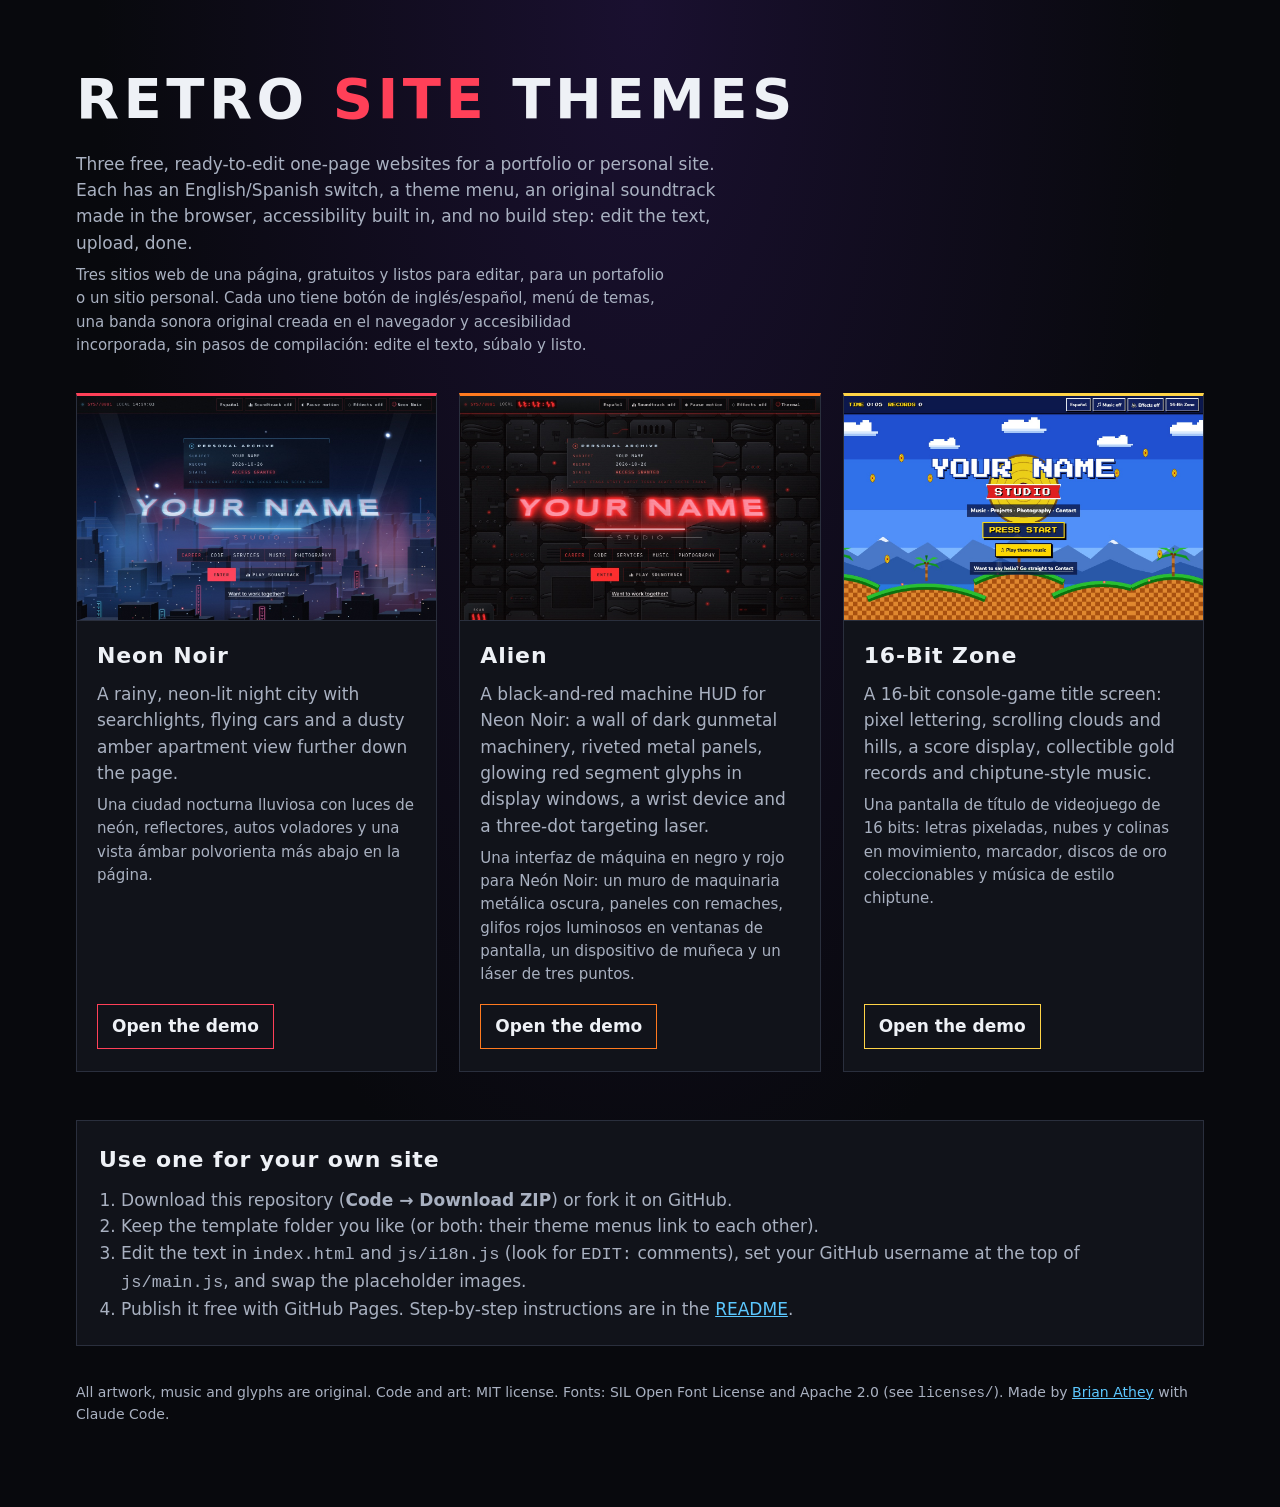
<file: index.html>
<!doctype html>
<html lang="en">
<head>
  <meta charset="utf-8">
  <meta name="viewport" content="width=device-width, initial-scale=1">
  <meta http-equiv="Content-Security-Policy" content="default-src 'self'; img-src 'self'; style-src 'unsafe-inline'; base-uri 'self'; form-action 'none'">
  <title>Retro Site Themes</title>
  <meta name="description" content="Three free, ready-to-edit one-page website templates: Neon Noir, Alien and 16-Bit Zone. English and Spanish, no build step, original art.">
  <style>
    :root { --bg: #08090d; --card: #11131a; --line: #2a2f3d; --text: #eef1f6; --dim: #a9b1c1; --red: #ff4058; --blue: #5cc8ff; --gold: #ffd447; color-scheme: dark; }
    * { box-sizing: border-box; }
    body { margin: 0; background: radial-gradient(ellipse at top, #1a1030, var(--bg) 60%); color: var(--text); font: 17px/1.55 system-ui, -apple-system, "Segoe UI", sans-serif; }
    main { max-width: 1160px; margin: 0 auto; padding: 56px 16px 72px; }
    h1 { font-size: clamp(32px, 6vw, 56px); letter-spacing: .08em; margin: 0 0 8px; text-transform: uppercase; }
    h1 span { color: var(--red); }
    .lede { color: var(--dim); max-width: 62ch; margin: 0 0 8px; }
    .lede[lang="es"] { font-size: 15px; }
    .grid { list-style: none; padding: 0; margin: 36px 0 0; display: grid; gap: 22px; grid-template-columns: repeat(auto-fit, minmax(min(100%, 320px), 1fr)); }
    .card { background: var(--card); border: 1px solid var(--line); border-top: 3px solid var(--accent); display: flex; flex-direction: column; }
    .card img { display: block; width: 100%; height: auto; aspect-ratio: 16 / 10; object-fit: cover; object-position: top; border-bottom: 1px solid var(--line); }
    .body { padding: 18px 20px 22px; display: flex; flex-direction: column; gap: 8px; flex: 1; }
    h2 { margin: 0; font-size: 22px; letter-spacing: .04em; }
    .body p { margin: 0; color: var(--dim); }
    .body p[lang="es"] { font-size: 15px; }
    .links { margin-top: auto; padding-top: 10px; display: flex; flex-wrap: wrap; gap: 10px; }
    a.btn { display: inline-flex; align-items: center; min-height: 44px; padding: 8px 14px; border: 1px solid var(--accent); color: var(--text); text-decoration: none; font-weight: 600; }
    a.btn:hover, a.btn:focus-visible { background: color-mix(in srgb, var(--accent) 22%, transparent); }
    a:focus-visible { outline: 3px solid var(--blue); outline-offset: 2px; }
    .how { margin-top: 48px; padding: 22px; border: 1px solid var(--line); background: var(--card); }
    .how h2 { margin-bottom: 10px; }
    .how ol { margin: 0; padding-left: 1.3em; color: var(--dim); }
    .how a { color: var(--blue); }
    footer { margin-top: 36px; color: var(--dim); font-size: 14px; }
    footer a { color: var(--blue); }
  </style>
</head>
<body>
  <main>
    <h1>Retro <span>Site</span> Themes</h1>
    <p class="lede">Three free, ready-to-edit one-page websites for a portfolio or personal site. Each has an English/Spanish switch, a theme menu, an original soundtrack made in the browser, accessibility built in, and no build step: edit the text, upload, done.</p>
    <p class="lede" lang="es">Tres sitios web de una página, gratuitos y listos para editar, para un portafolio o un sitio personal. Cada uno tiene botón de inglés/español, menú de temas, una banda sonora original creada en el navegador y accesibilidad incorporada, sin pasos de compilación: edite el texto, súbalo y listo.</p>

    <ul class="grid">
      <li class="card" style="--accent: var(--red)">
        <img src="screenshots/noir.jpg" width="1280" height="900" alt="Neon Noir template: a glowing name over a rainy neon night city with searchlights">
        <div class="body">
          <h2>Neon Noir</h2>
          <p>A rainy, neon-lit night city with searchlights, flying cars and a dusty amber apartment view further down the page.</p>
          <p lang="es">Una ciudad nocturna lluviosa con luces de neón, reflectores, autos voladores y una vista ámbar polvorienta más abajo en la página.</p>
          <div class="links"><a class="btn" href="neon-noir/">Open the demo</a></div>
        </div>
      </li>
      <li class="card" style="--accent: #ff7a1f">
        <img src="screenshots/alien.jpg" width="1280" height="900" alt="Alien theme: the same site as a black and red machine display, with riveted panels, red glyphs and a wrist device">
        <div class="body">
          <h2>Alien</h2>
          <p>A black-and-red machine HUD for Neon Noir: a wall of dark gunmetal machinery, riveted metal panels, glowing red segment glyphs in display windows, a wrist device and a three-dot targeting laser.</p>
          <p lang="es">Una interfaz de máquina en negro y rojo para Neón Noir: un muro de maquinaria metálica oscura, paneles con remaches, glifos rojos luminosos en ventanas de pantalla, un dispositivo de muñeca y un láser de tres puntos.</p>
          <div class="links"><a class="btn" href="neon-noir/?theme=alien">Open the demo</a></div>
        </div>
      </li>
      <li class="card" style="--accent: var(--gold)">
        <img src="screenshots/16-bit-zone.jpg" width="1280" height="900" alt="16-Bit Zone template: pixel title screen with clouds, mountains, palm trees and checkered hills">
        <div class="body">
          <h2>16-Bit Zone</h2>
          <p>A 16-bit console-game title screen: pixel lettering, scrolling clouds and hills, a score display, collectible gold records and chiptune-style music.</p>
          <p lang="es">Una pantalla de título de videojuego de 16 bits: letras pixeladas, nubes y colinas en movimiento, marcador, discos de oro coleccionables y música de estilo chiptune.</p>
          <div class="links"><a class="btn" href="16-bit-zone/">Open the demo</a></div>
        </div>
      </li>
    </ul>

    <section class="how" aria-labelledby="how-title">
      <h2 id="how-title">Use one for your own site</h2>
      <ol>
        <li>Download this repository (<strong>Code → Download ZIP</strong>) or fork it on GitHub.</li>
        <li>Keep the template folder you like (or both: their theme menus link to each other).</li>
        <li>Edit the text in <code>index.html</code> and <code>js/i18n.js</code> (look for <code>EDIT:</code> comments), set your GitHub username at the top of <code>js/main.js</code>, and swap the placeholder images.</li>
        <li>Publish it free with GitHub Pages. Step-by-step instructions are in the <a href="https://github.com/bri-an-pmp/retro-site-themes#readme">README</a>.</li>
      </ol>
    </section>

    <footer>
      <p>All artwork, music and glyphs are original. Code and art: MIT license. Fonts: SIL Open Font License and Apache 2.0 (see <code>licenses/</code>). Made by <a href="https://brianathey.studio">Brian Athey</a> with Claude Code.</p>
    </footer>
  </main>
</body>
</html>
</file>
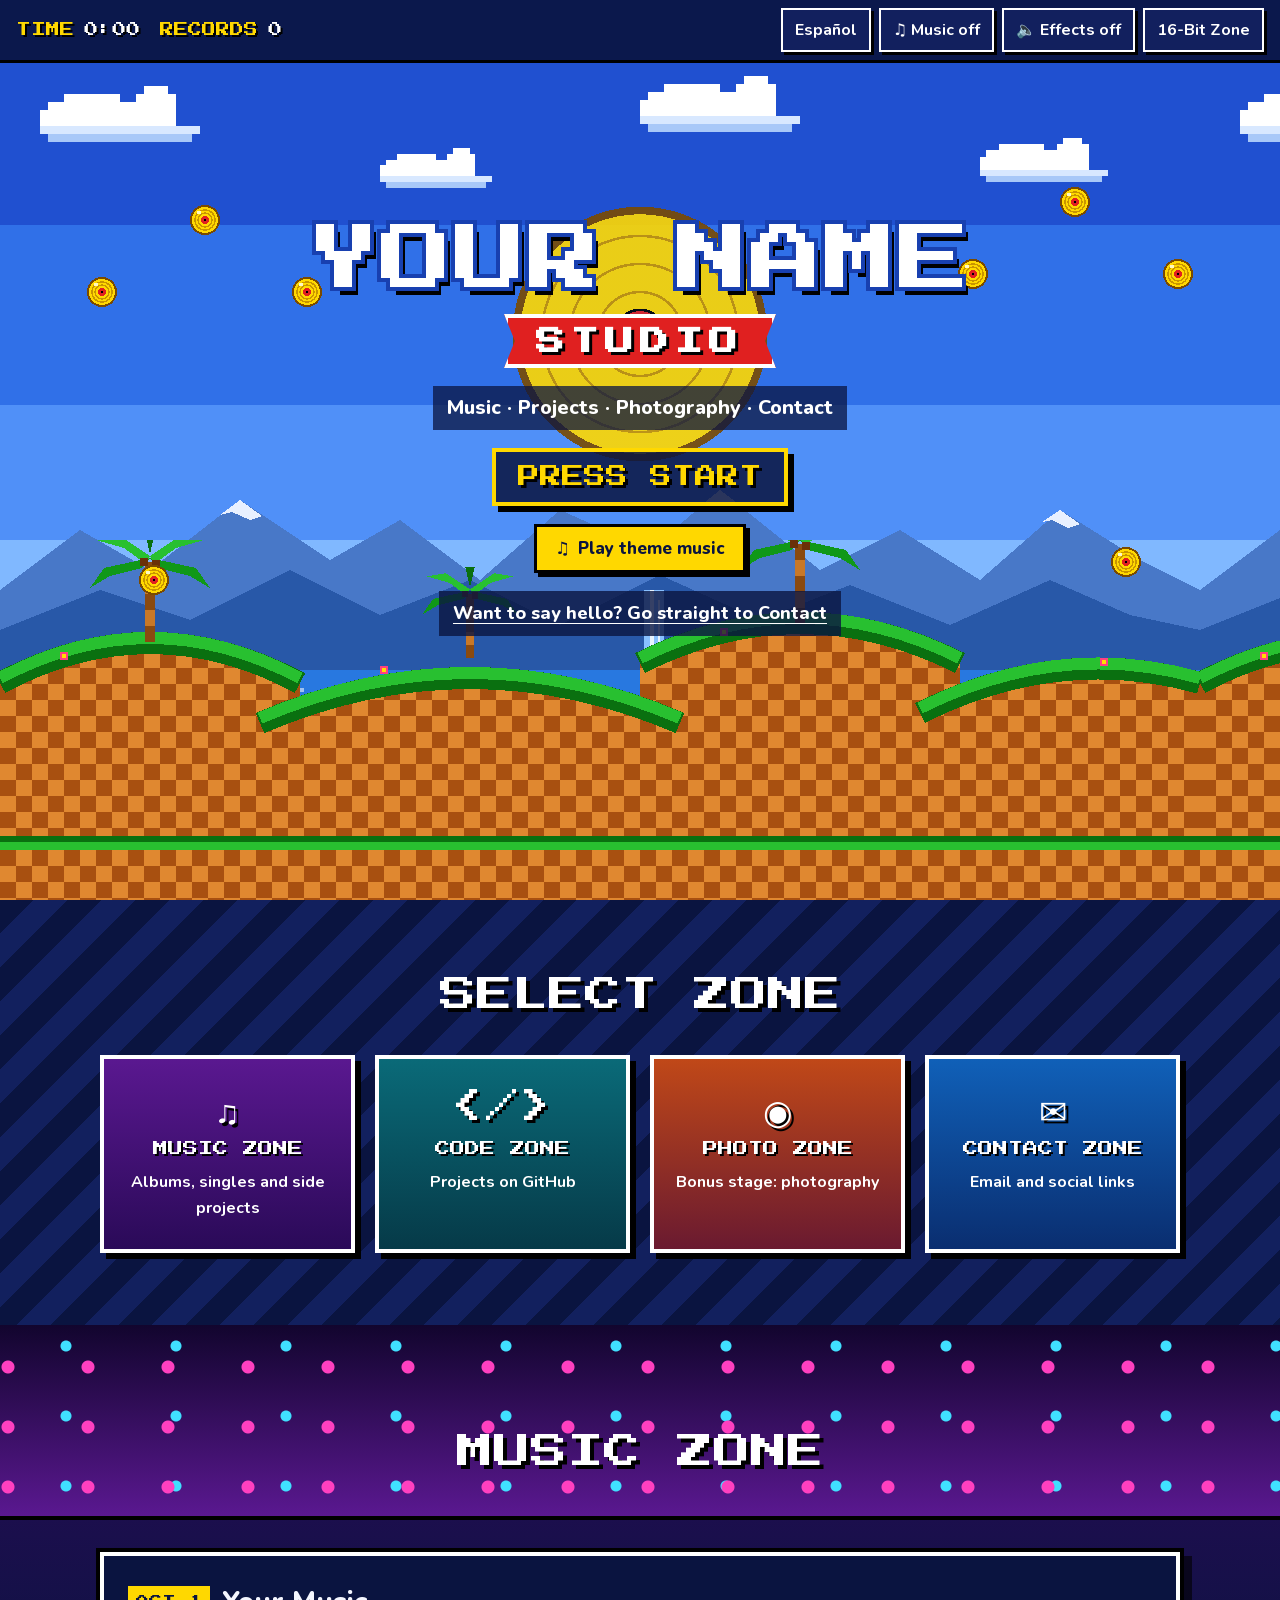
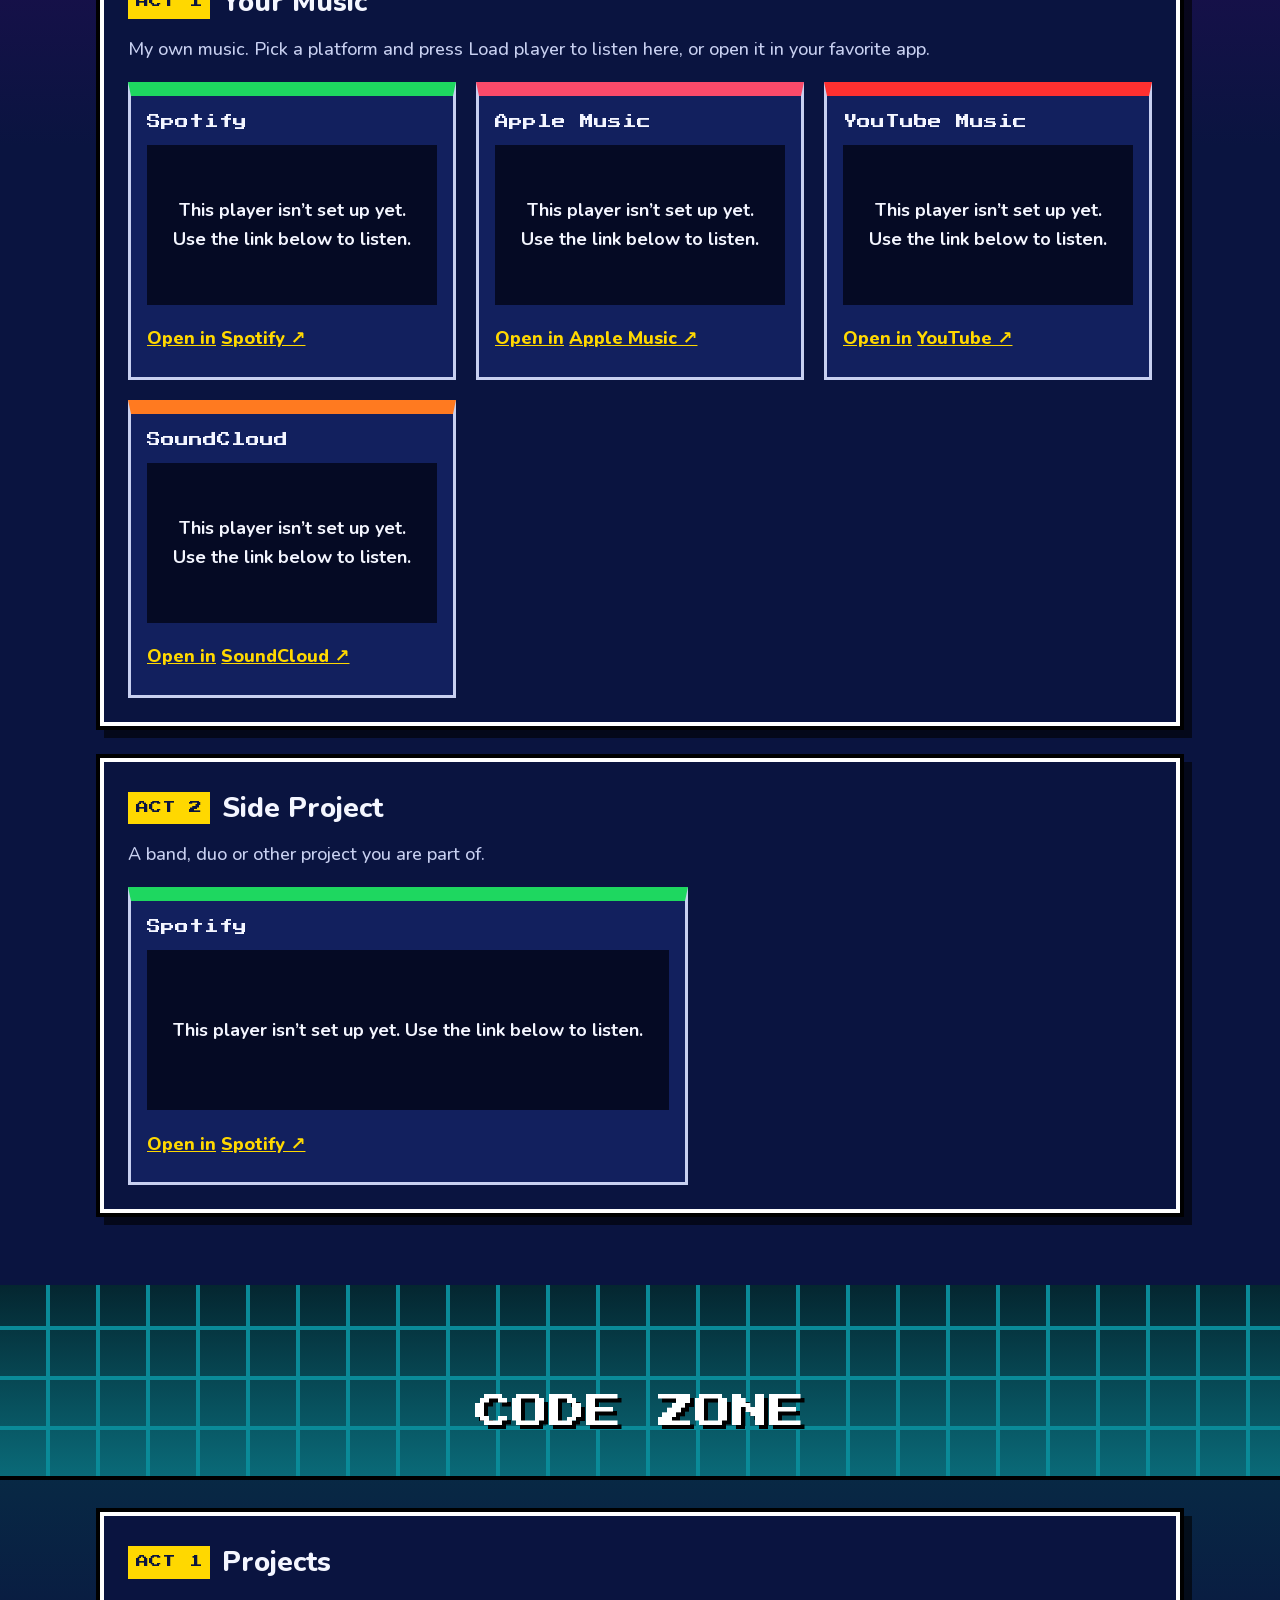
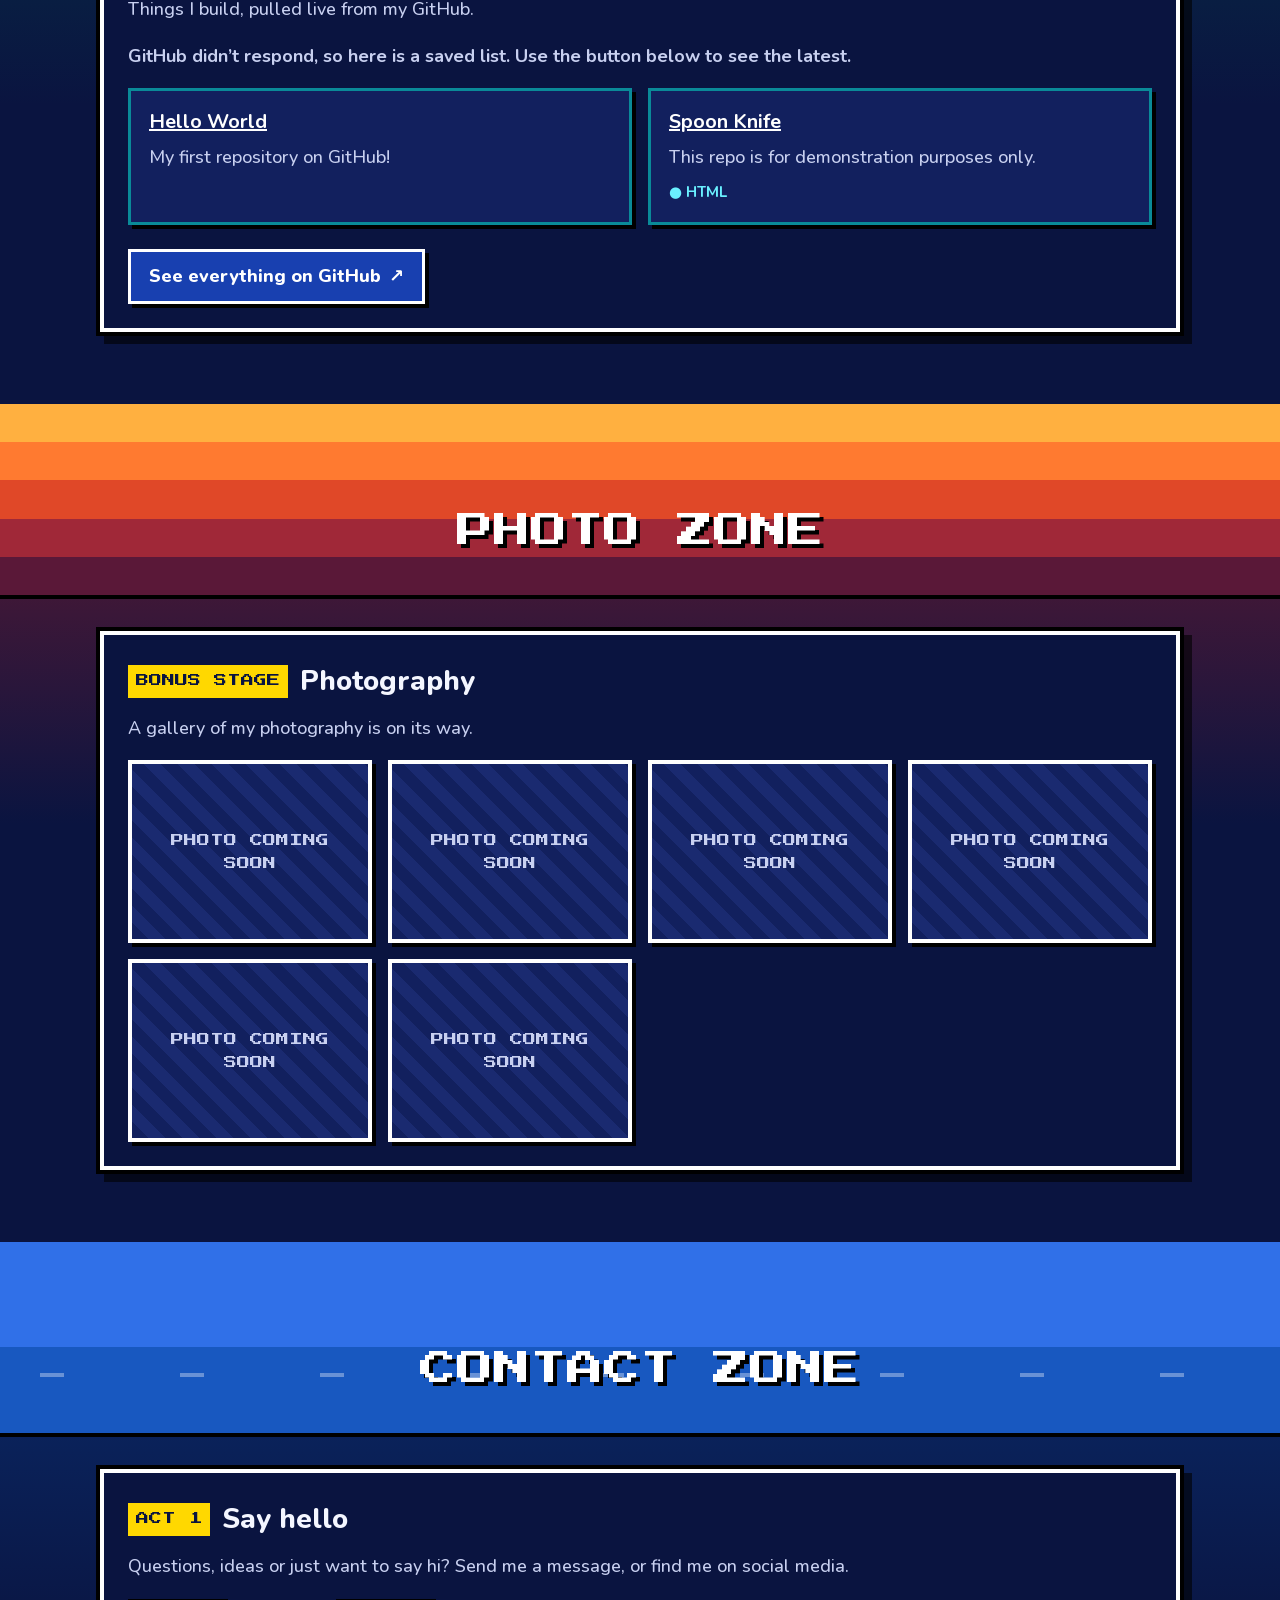
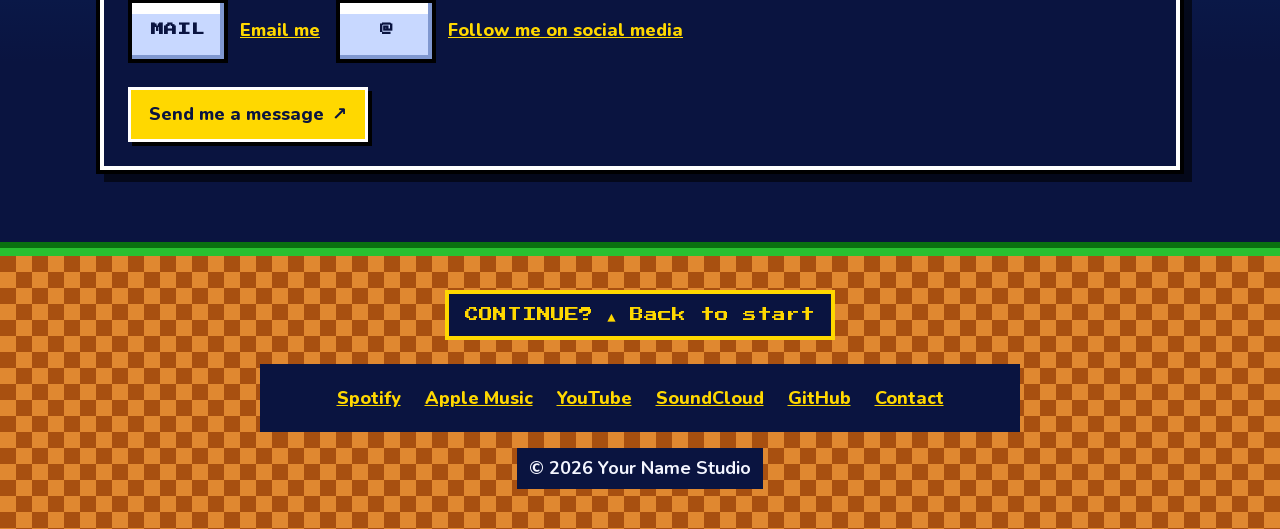
<file: 16-bit-zone/index.html>
<!doctype html>
<html lang="en">
<head>
  <meta charset="utf-8">
  <meta name="viewport" content="width=device-width, initial-scale=1">
  <meta http-equiv="Content-Security-Policy" content="default-src 'self'; script-src 'self'; style-src 'self'; font-src 'self'; img-src 'self' data:; connect-src https://api.github.com; frame-src https://open.spotify.com https://embed.music.apple.com https://www.youtube-nocookie.com https://w.soundcloud.com; base-uri 'self'; form-action 'none'">
  <!-- EDIT: your site name and a one-line description (shown in search results and browser tabs) -->
  <title>Your Name Studio</title>
  <meta name="description" content="Your Name Studio: music, projects, photography and how to get in touch.">
  <meta name="theme-color" content="#1840b0">
  <link rel="icon" href="assets/favicon.svg" type="image/svg+xml">
  <link rel="stylesheet" href="fonts.css">
  <link rel="stylesheet" href="styles.css">
  <script type="module" src="js/main.js"></script>
</head>
<body>
  <a class="skip-link" href="#zones" data-i18n="skip">Skip to main content</a>

  <!-- On-screen score display -->
  <header class="hud">
    <dl class="hud-stats">
      <div><dt data-i18n="hudTime">TIME</dt><dd id="hud-time">0:00</dd></div>
      <div><dt data-i18n="hudRecords">RECORDS</dt><dd id="hud-records">0</dd></div>
    </dl>
    <div class="hud-controls">
      <button type="button" id="lang-toggle" class="hud-btn" lang="es">Español</button>
      <button type="button" id="music-toggle" class="hud-btn" aria-pressed="false">
        <span aria-hidden="true">♫</span> <span class="music-label" data-i18n="musicOff">Music off</span>
      </button>
      <button type="button" id="sound-toggle" class="hud-btn" aria-pressed="false">
        <span aria-hidden="true">🔈</span> <span class="sound-label" data-i18n="soundOff">Sound off</span>
      </button>
      <label class="theme-pick">
        <span class="sr-only" data-i18n="siteTheme">Theme</span>
        <select id="theme-select" class="hud-btn">
          <option value="noir" data-i18n="themeNoir">Neon Noir</option>
          <option value="alien" data-i18n="themeAlien">Alien</option>
          <option value="zone" data-i18n="themeZone" selected>16-Bit Zone</option>
        </select>
      </label>
    </div>
  </header>

  <main>
    <!-- TITLE SCREEN -->
    <section id="title" class="title-screen" aria-labelledby="site-title">
      <div class="scene" aria-hidden="true">
        <div class="layer sky"></div>
        <div class="layer clouds"></div>
        <div class="layer mountains"></div>
        <div class="layer water"></div>
        <div class="layer hills"></div>
        <div class="layer ground"></div>
      </div>

      <div class="title-content">
        <div class="emblem" aria-hidden="true"></div>
        <!-- EDIT: your name (also in the title card and footer at the bottom of this file) -->
        <h1 id="site-title" class="logo">
          <span class="logo-name">YOUR NAME</span>
          <span class="logo-ribbon">STUDIO</span>
        </h1>
        <!-- The tagline and every other phrase with data-i18n="..." is edited in js/i18n.js (English and Spanish) -->
        <p class="tagline" data-i18n="tagline">Music · Projects · Photography · Contact</p>
        <button type="button" class="press-start" id="press-start" data-i18n="pressStart">PRESS START</button>
        <button type="button" class="theme-btn" id="theme-play" aria-pressed="false">
          <span aria-hidden="true">♫</span> <span id="theme-play-label" data-i18n="playTheme">Play theme music</span>
        </button>
        <a class="contact-link" href="#contact" data-zone="contact" data-i18n="contactLink">Want to say hello? Go straight to Contact</a>
      </div>

      <div class="records" id="title-records"></div>
    </section>

    <!-- LEVEL SELECT: one card per zone. To add a zone, copy a card and a section below,
         give it a new id, and add its name to ZONE_KEYS in js/main.js. -->
    <section id="zones" class="level-select" aria-labelledby="zones-title">
      <h2 id="zones-title" class="pixel-heading" tabindex="-1" data-i18n="selectZone">SELECT ZONE</h2>
      <ul class="zone-grid">
        <li><a class="zone-card zc-music" href="#music" data-zone="music">
          <span class="zc-icon" aria-hidden="true">♫</span>
          <span class="zc-name" data-i18n="zoneMusic">MUSIC ZONE</span>
          <span class="zc-sub" data-i18n="zoneMusicSub">Albums, singles and side projects</span>
        </a></li>
        <li><a class="zone-card zc-code" href="#code" data-zone="code">
          <span class="zc-icon" aria-hidden="true">&lt;/&gt;</span>
          <span class="zc-name" data-i18n="zoneCode">CODE ZONE</span>
          <span class="zc-sub" data-i18n="zoneCodeSub">Projects on GitHub</span>
        </a></li>
        <li><a class="zone-card zc-photo" href="#photo" data-zone="photo">
          <span class="zc-icon" aria-hidden="true">◉</span>
          <span class="zc-name" data-i18n="zonePhoto">PHOTO ZONE</span>
          <span class="zc-sub" data-i18n="zonePhotoSub">Bonus stage: photography</span>
        </a></li>
        <li><a class="zone-card zc-contact" href="#contact" data-zone="contact">
          <span class="zc-icon" aria-hidden="true">✉</span>
          <span class="zc-name" data-i18n="zoneContact">CONTACT ZONE</span>
          <span class="zc-sub" data-i18n="zoneContactSub">Email and social links</span>
        </a></li>
      </ul>
    </section>

    <!-- MUSIC ZONE: EDIT the "Open in" links here and the player addresses in EMBEDS (js/main.js) -->
    <section id="music" class="zone zone-music" aria-labelledby="music-title">
      <div class="zone-banner">
        <h2 id="music-title" class="pixel-heading" tabindex="-1"><span data-i18n="zoneMusic">MUSIC ZONE</span></h2>
      </div>
      <div class="zone-body">
        <div class="panel">
          <h3 class="act-title"><span class="act-tag" data-i18n="act1">ACT 1</span> <span data-i18n="musicAct">Your Music</span></h3>
          <p data-i18n="musicIntro">My own music. Pick a platform and press Load player to listen here, or open it in your favorite app.</p>
          <div class="player-grid">
            <article class="cart cart-spotify">
              <h4>Spotify</h4>
              <div class="player-slot" data-embed="spotify-main"></div>
              <a class="ext-link" href="https://example.com" target="_blank" rel="noopener"><span data-i18n="openIn">Open in</span> Spotify ↗</a>
            </article>
            <article class="cart cart-apple">
              <h4>Apple Music</h4>
              <div class="player-slot" data-embed="apple"></div>
              <a class="ext-link" href="https://example.com" target="_blank" rel="noopener"><span data-i18n="openIn">Open in</span> Apple Music ↗</a>
            </article>
            <article class="cart cart-youtube">
              <h4>YouTube Music</h4>
              <div class="player-slot" data-embed="youtube"></div>
              <a class="ext-link" href="https://example.com" target="_blank" rel="noopener"><span data-i18n="openIn">Open in</span> YouTube ↗</a>
            </article>
            <article class="cart cart-soundcloud">
              <h4>SoundCloud</h4>
              <div class="player-slot" data-embed="soundcloud"></div>
              <a class="ext-link" href="https://example.com" target="_blank" rel="noopener"><span data-i18n="openIn">Open in</span> SoundCloud ↗</a>
            </article>
          </div>
        </div>

        <div class="panel">
          <h3 class="act-title"><span class="act-tag" data-i18n="act2">ACT 2</span> <span data-i18n="bandAct">Side Project</span></h3>
          <p data-i18n="bandIntro">A band, duo or other project you are part of.</p>
          <div class="player-grid player-grid-single">
            <article class="cart cart-spotify">
              <h4>Spotify</h4>
              <div class="player-slot" data-embed="spotify-side"></div>
              <a class="ext-link" href="https://example.com" target="_blank" rel="noopener"><span data-i18n="openIn">Open in</span> Spotify ↗</a>
            </article>
          </div>
        </div>
      </div>
    </section>

    <!-- CODE ZONE: projects load from GitHub; EDIT GITHUB_USER at the top of js/main.js -->
    <section id="code" class="zone zone-code" aria-labelledby="code-title">
      <div class="zone-banner">
        <h2 id="code-title" class="pixel-heading" tabindex="-1"><span data-i18n="zoneCode">CODE ZONE</span></h2>
      </div>
      <div class="zone-body">
        <div class="panel">
          <h3 class="act-title"><span class="act-tag" data-i18n="act1">ACT 1</span> <span data-i18n="codeAct">Projects</span></h3>
          <p data-i18n="codeIntro">Things I build, pulled live from my GitHub.</p>
          <p class="status-line" id="repo-status" data-i18n="loadingRepos">Loading projects…</p>
          <ul class="repo-grid" id="repo-grid"></ul>
          <a class="btn" href="https://github.com/octocat" data-github-link target="_blank" rel="noopener"><span data-i18n="allGithub">See everything on GitHub</span> ↗</a>
        </div>
      </div>
    </section>

    <!-- PHOTO ZONE: empty frames for now; set PHOTO_PLACEHOLDERS in js/main.js -->
    <section id="photo" class="zone zone-photo" aria-labelledby="photo-title">
      <div class="zone-banner">
        <h2 id="photo-title" class="pixel-heading" tabindex="-1"><span data-i18n="zonePhoto">PHOTO ZONE</span></h2>
      </div>
      <div class="zone-body">
        <div class="panel">
          <h3 class="act-title"><span class="act-tag" data-i18n="bonus">BONUS STAGE</span> <span data-i18n="photoAct">Photography</span></h3>
          <p data-i18n="photoIntro">A gallery of my photography is on its way.</p>
          <ul class="photo-grid" id="photo-grid"></ul>
        </div>
      </div>
    </section>

    <!-- CONTACT ZONE: EDIT the links below to your own email address and profiles -->
    <section id="contact" class="zone zone-contact" aria-labelledby="contact-title">
      <div class="zone-banner">
        <h2 id="contact-title" class="pixel-heading" tabindex="-1"><span data-i18n="zoneContact">CONTACT ZONE</span></h2>
      </div>
      <div class="zone-body">
        <div class="panel">
          <h3 class="act-title"><span class="act-tag" data-i18n="act1">ACT 1</span> <span data-i18n="contactAct">Say hello</span></h3>
          <p data-i18n="contactIntro">Questions, ideas or just want to say hi? Send me a message, or find me on social media.</p>
          <ul class="powerups">
            <li class="powerup"><span class="pu-box" aria-hidden="true">MAIL</span><a href="https://example.com" target="_blank" rel="noopener" data-i18n="contactEmail">Email me</a></li>
            <li class="powerup"><span class="pu-box" aria-hidden="true">@</span><a href="https://example.com" target="_blank" rel="noopener" data-i18n="contactSocial">Follow me on social media</a></li>
          </ul>
          <a class="btn btn-gold" href="https://example.com" target="_blank" rel="noopener"><span data-i18n="contactButton">Send me a message</span> ↗</a>
        </div>
      </div>
    </section>
  </main>

  <footer class="site-footer">
    <a class="continue" href="#title" data-i18n="continue">CONTINUE? ▲ Back to start</a>
    <!-- EDIT: your links (one per site or profile) -->
    <ul class="footer-links">
      <li><a href="https://example.com" target="_blank" rel="noopener">Spotify</a></li>
      <li><a href="https://example.com" target="_blank" rel="noopener">Apple Music</a></li>
      <li><a href="https://example.com" target="_blank" rel="noopener">YouTube</a></li>
      <li><a href="https://example.com" target="_blank" rel="noopener">SoundCloud</a></li>
      <li><a href="https://github.com/octocat" data-github-link target="_blank" rel="noopener">GitHub</a></li>
      <li><a href="#contact" data-zone="contact" data-i18n="footerContact">Contact</a></li>
    </ul>
    <p class="copyright">© <span id="year">2026</span> Your Name Studio</p>
  </footer>

  <!-- Zone title card (visual only) -->
  <div class="title-card" id="title-card" aria-hidden="true">
    <div class="tc-blue"></div>
    <div class="tc-yellow"></div>
    <div class="tc-red"><span>YOUR NAME STUDIO</span></div>
    <div class="tc-text"><span class="tc-zone" id="tc-zone"></span><span class="tc-act" data-i18n="act1">ACT 1</span></div>
  </div>

  <p class="sr-only" id="status" aria-live="polite"></p>
</body>
</html>
</file>
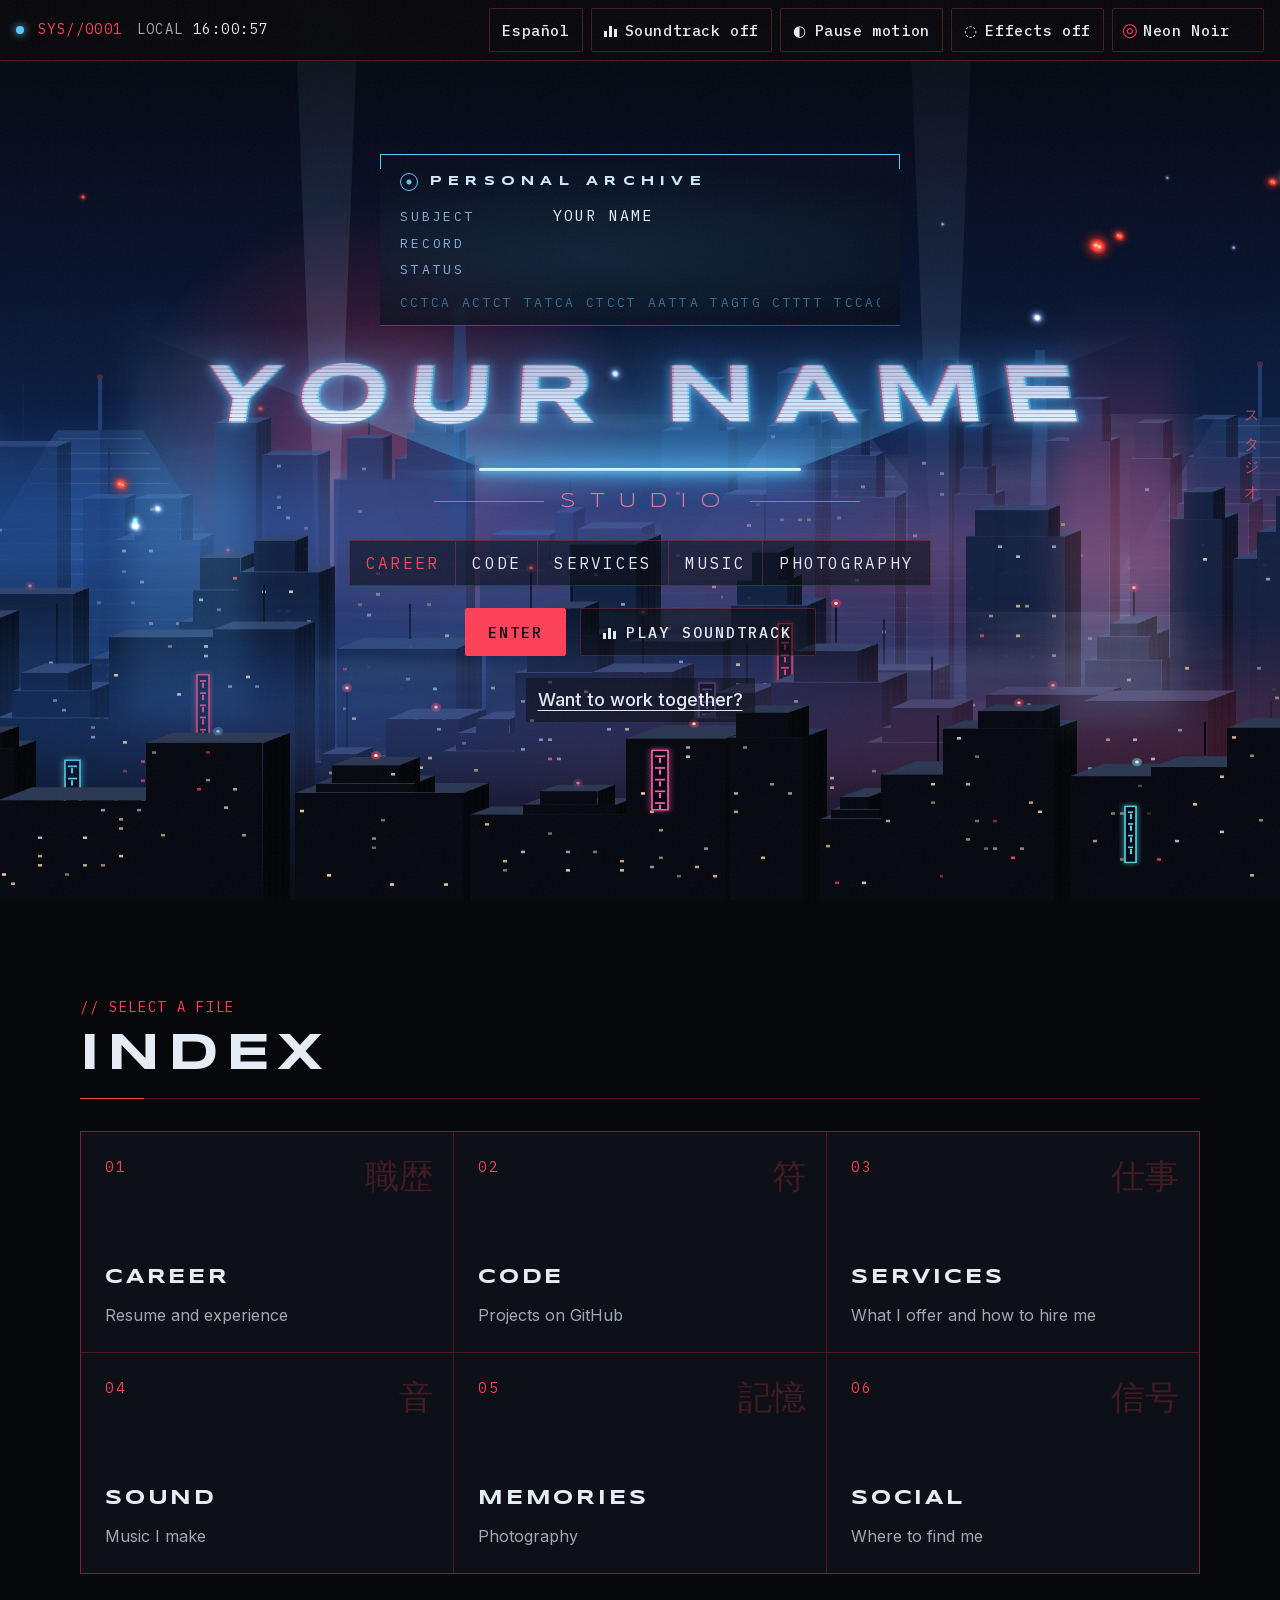
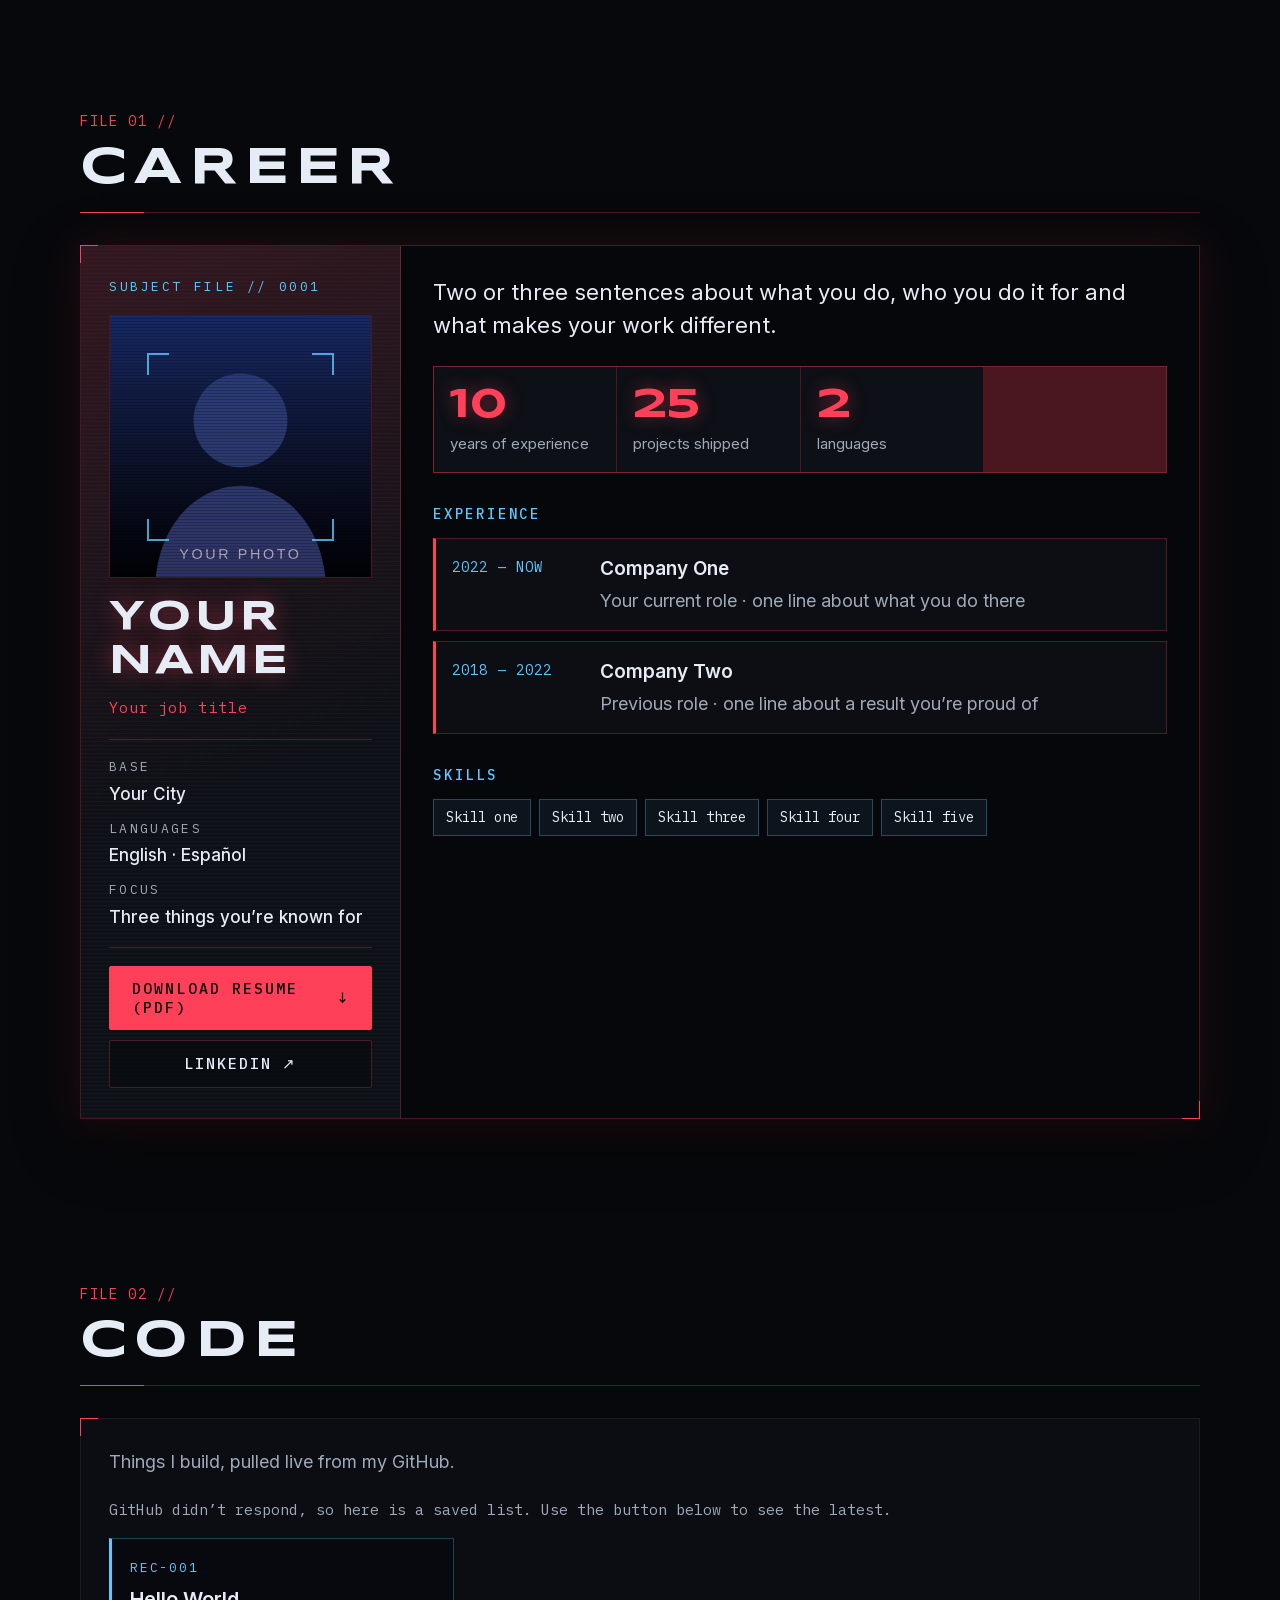
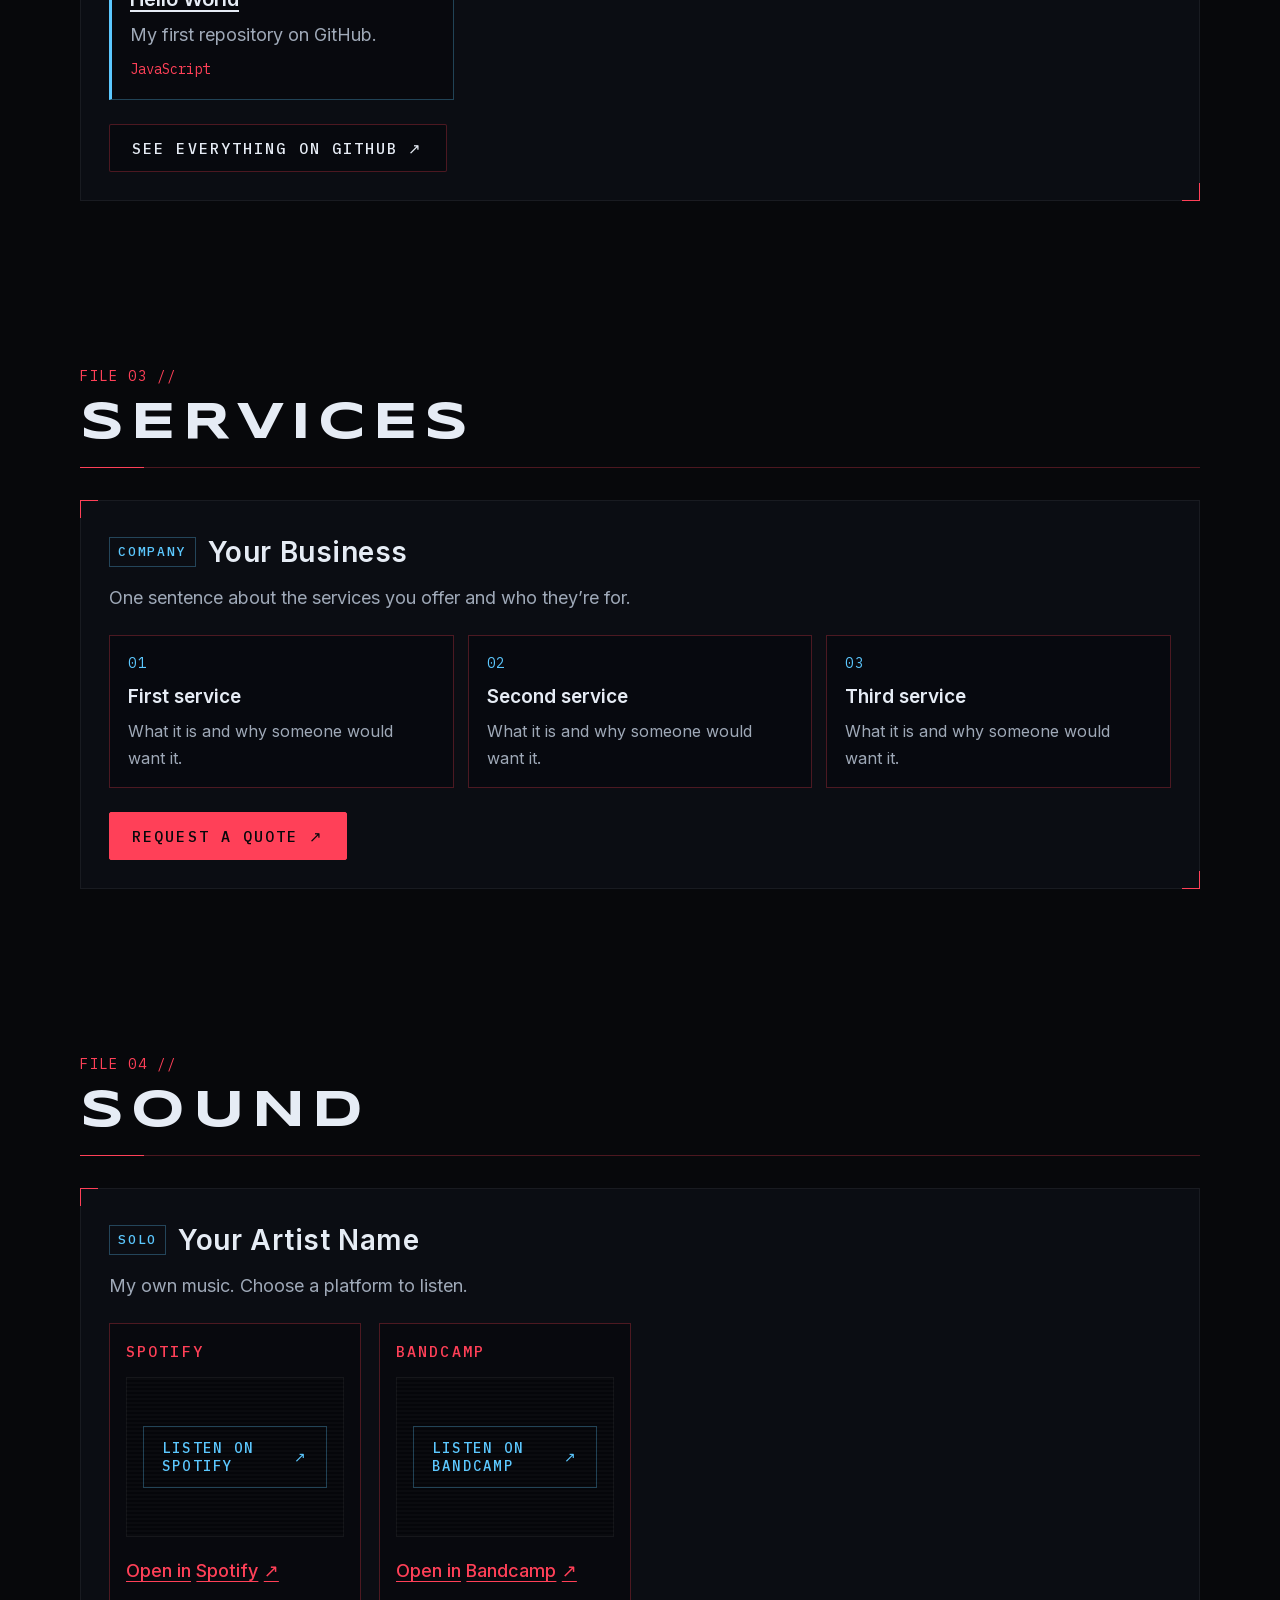
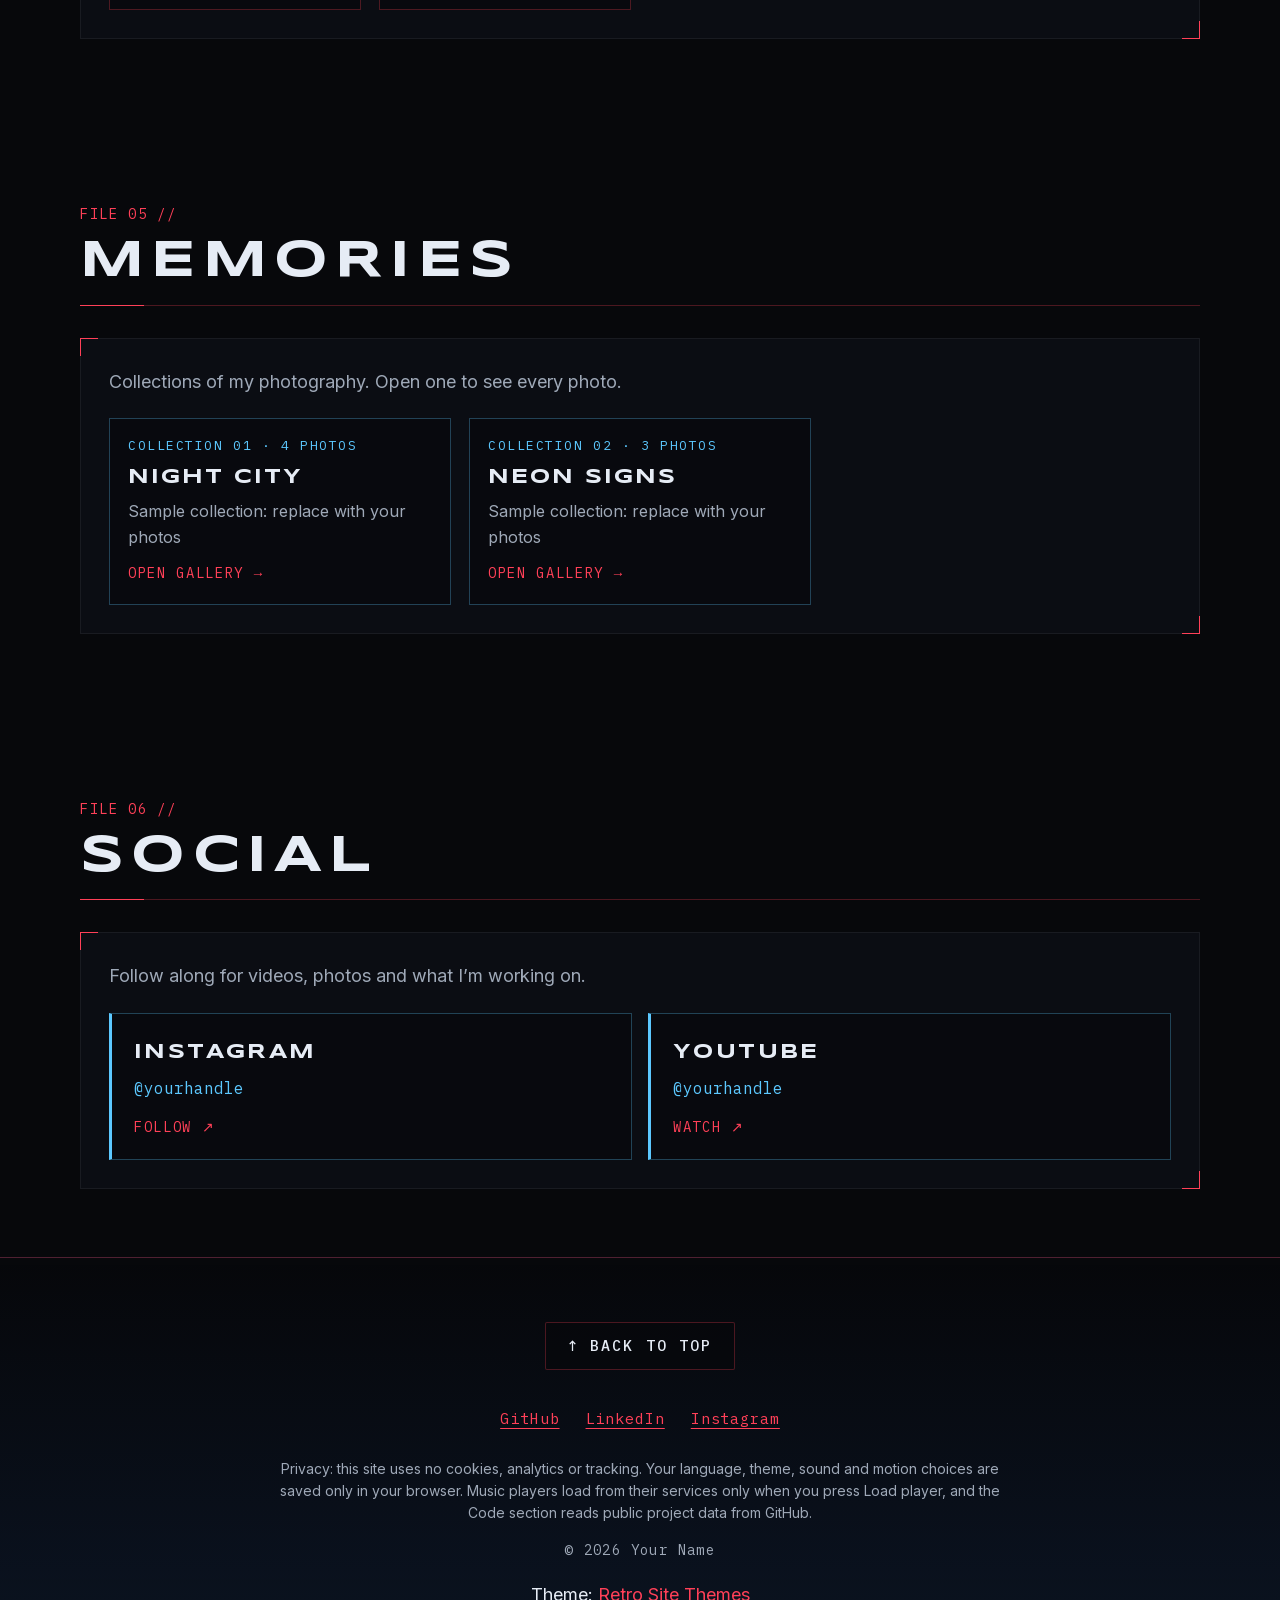
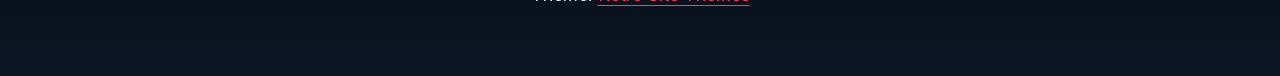
<file: neon-noir/index.html>
<!doctype html>
<html lang="en">
<head>
  <meta charset="utf-8">
  <meta name="viewport" content="width=device-width, initial-scale=1">
  <meta http-equiv="Content-Security-Policy" content="default-src 'self'; script-src 'self'; style-src 'self'; font-src 'self'; img-src 'self' data:; connect-src https://api.github.com; frame-src https://open.spotify.com https://bandcamp.com https://embed.music.apple.com https://www.youtube-nocookie.com https://w.soundcloud.com; base-uri 'self'; form-action 'none'">
  <!-- EDIT: your name, a one-line description, and (once published) your site's address -->
  <title>Your Name · Studio</title>
  <meta name="description" content="Your Name: what you do, in one sentence. Music, code, photography and more.">
  <meta property="og:type" content="profile">
  <meta property="og:title" content="Your Name · Studio">
  <meta property="og:description" content="What you do, in one sentence.">
  <meta property="og:site_name" content="Your Name Studio">
  <meta name="referrer" content="strict-origin-when-cross-origin">
  <meta name="theme-color" content="#07080b">
  <link rel="icon" href="assets/favicon.svg" type="image/svg+xml">
  <link rel="stylesheet" href="fonts.css?v=20261026145436">
  <link rel="stylesheet" href="styles.css?v=20261026145436">
  <script type="module" src="js/main.js?v=20261026145436"></script>
</head>
<body>
  <a class="skip-link" href="#index" data-i18n="skip">Skip to main content</a>

  <!-- Dusty amber "apartment view" that fades in from the Code section down -->
  <div class="dust" aria-hidden="true">
    <div class="dust-sky"></div>
    <div class="dust-sun"></div>
    <div class="dust-rays"></div>
    <div class="dust-layer dust-far"></div>
    <div class="dust-fog dust-fog-1"></div>
    <div class="dust-layer dust-mid"></div>
    <div class="dust-storm dust-storm-far"></div>
    <div class="dust-fog dust-fog-2"></div>
    <div class="dust-layer dust-near"></div>
    <div class="dust-storm dust-storm-near"></div>
    <div class="dust-gust"></div>
    <div class="dust-gust dust-gust-2"></div>
    <div class="dust-grain"></div>
    <div class="dust-motes"></div>
    <div class="dust-frame"></div>
  </div>
  <canvas class="rain" id="rain" aria-hidden="true"></canvas>
  <!-- Alien theme: machine background, scan overlay, targeting dots, wrist device (decorative) -->
  <div class="machine" aria-hidden="true"></div>
  <div class="hud" aria-hidden="true">
    <div class="hud-scan"></div>
    <div class="hud-sweep"></div>
    <div class="hud-reticle"><i></i><i></i><i></i></div>
    <div class="hud-gauntlet">
      <span class="hud-label" data-i18n="hudScan">SCAN</span>
      <div class="hud-cells">
        <span class="hud-cell" id="hud-depth"></span>
        <span class="hud-cell" id="hud-section"></span>
        <span class="hud-cell" id="hud-tick"></span>
      </div>
    </div>
  </div>

  <!-- Status bar -->
  <header class="bar">
    <p class="bar-readout">
      <span class="dot" aria-hidden="true"></span>
      <span class="bar-id">SYS//0001</span>
      <span class="bar-clock"><span data-i18n="local">LOCAL</span> <time id="clock">00:00:00</time></span>
    </p>
    <div class="bar-controls">
      <button type="button" id="lang-toggle" class="bar-btn" lang="es">Español</button>
      <button type="button" id="music-toggle" class="bar-btn" aria-pressed="false">
        <span class="eq" aria-hidden="true"><i></i><i></i><i></i></span>
        <span class="music-label" data-i18n="musicOff">Soundtrack off</span>
      </button>
      <button type="button" id="motion-toggle" class="bar-btn" aria-pressed="false">
        <span aria-hidden="true">◐</span>
        <span class="motion-label" data-i18n="motionPause">Pause motion</span>
      </button>
      <button type="button" id="sound-toggle" class="bar-btn" aria-pressed="false">
        <span aria-hidden="true">◌</span>
        <span class="sound-label" data-i18n="soundOff">Effects off</span>
      </button>
      <label class="theme-pick">
        <span class="sr-only" data-i18n="themeLabel">Theme</span>
        <span aria-hidden="true" class="theme-icon">◎</span>
        <select id="theme-select" class="bar-btn">
          <option value="noir" data-i18n="themeNoir">Neon Noir</option>
          <option value="alien" data-i18n="themeAlien">Alien</option>
          <option value="zone" data-i18n="themeZone">16-Bit Zone</option>
        </select>
      </label>
    </div>
  </header>

  <main>
    <!-- HERO -->
    <section id="top" class="hero" aria-labelledby="site-title">
      <div class="haze" aria-hidden="true">
        <div class="sun"></div>
        <div class="searchlight sl-1"></div>
        <div class="searchlight sl-2"></div>
        <div class="city city-far" data-depth="3"></div>
        <div class="mist mist-1"></div>
        <div class="city city-back" data-depth="6"></div>
        <div class="fog fog-1"></div>
        <div class="smoke sm-1"></div>
        <div class="smoke sm-2"></div>
        <div class="city city-mid" data-depth="10"></div>
        <div class="mist mist-2"></div>
        <div class="smoke sm-3"></div>
        <div class="city city-fore" data-depth="14"></div>
        <div class="fog fog-2"></div>
        <div class="smoke sm-4"></div>
        <canvas class="spinners" id="spinners"></canvas>
        <div class="city city-near" data-depth="20"></div>
        <div class="holo"></div>
        <div class="holo holo-blue"></div>
      </div>
      <p class="kana" aria-hidden="true">スタジオ</p>

      <div class="hero-content">
        <div class="archive" role="group" aria-labelledby="archive-title">
          <div class="archive-scan" aria-hidden="true"></div>
          <p class="archive-head">
            <span class="archive-mark" aria-hidden="true"></span>
            <span id="archive-title" data-i18n="archiveTitle">PERSONAL ARCHIVE</span>
          </p>
          <dl class="archive-rows">
            <!-- EDIT: your name (both places) -->
            <div><dt data-i18n="archiveSubject">SUBJECT</dt><dd><span class="sr-only">YOUR NAME</span><span class="type" aria-hidden="true" data-text="YOUR NAME"></span></dd></div>
            <div><dt data-i18n="archiveRecord">RECORD</dt><dd><span class="sr-only" id="record-sr">2026-01-01</span><span class="type" id="record-date" aria-hidden="true" data-text="2026-01-01"></span></dd></div>
            <div><dt data-i18n="archiveStatus">STATUS</dt><dd class="granted"><span class="sr-only" data-i18n="archiveGranted">ACCESS GRANTED</span><span class="type" aria-hidden="true" data-text-key="archiveGranted"></span></dd></div>
          </dl>
          <p class="archive-seq" id="archive-seq" aria-hidden="true"></p>
        </div>
        <h1 id="site-title" class="brand">
          <span class="holo-wrap">
            <span class="beam" aria-hidden="true"></span>
            <!-- EDIT: your name (both places) -->
            <span class="brand-name" data-text="YOUR NAME">YOUR NAME</span>
            <span class="emitter" aria-hidden="true"></span>
          </span>
          <span class="brand-sub"><span class="rule" aria-hidden="true"></span>STUDIO<span class="rule" aria-hidden="true"></span></span>
        </h1>
        <nav class="tabs" aria-label="Sections" data-i18n-label="tabsLabel">
          <a href="#career" data-file="career" data-i18n="tabCareer">Career</a>
          <a href="#code" data-file="code" data-i18n="tabCode">Code</a>
          <a href="#work" data-file="work" data-i18n="tabWork">Services</a>
          <a href="#sound" data-file="sound" data-i18n="tabMusic">Music</a>
          <a href="#memories" data-file="memories" data-i18n="tabPhoto">Photography</a>
        </nav>
        <div class="hero-actions">
          <button type="button" class="btn btn-primary" id="enter" data-i18n="enter">ENTER</button>
          <button type="button" class="btn btn-ghost" id="theme-play" aria-pressed="false">
            <span class="eq" aria-hidden="true"><i></i><i></i><i></i></span>
            <span id="theme-play-label" data-i18n="playTheme">Play soundtrack</span>
          </button>
        </div>
        <a class="biz-link" href="#work" data-file="work" data-i18n="bizLink">Want to work together?</a>
      </div>
    </section>

    <!-- INDEX: one tile per section. Text lives in js/i18n.js -->
    <section id="index" class="index" aria-labelledby="index-title">
      <div class="section-head">
        <p class="readout" data-i18n="indexReadout">// SELECT A FILE</p>
        <h2 id="index-title" class="heading" tabindex="-1" data-i18n="indexTitle">INDEX</h2>
      </div>
      <ul class="file-grid">
        <li><a class="file-card" href="#career" data-file="career">
          <span class="fc-num">01</span>
          <span class="fc-kana" aria-hidden="true">職歴</span>
          <span class="fc-name" data-i18n="fileCareer">CAREER</span>
          <span class="fc-sub" data-i18n="fileCareerSub">Resume and experience</span>
        </a></li>
        <li><a class="file-card" href="#code" data-file="code">
          <span class="fc-num">02</span>
          <span class="fc-kana" aria-hidden="true">符</span>
          <span class="fc-name" data-i18n="fileCode">CODE</span>
          <span class="fc-sub" data-i18n="fileCodeSub">Projects on GitHub</span>
        </a></li>
        <li><a class="file-card" href="#work" data-file="work">
          <span class="fc-num">03</span>
          <span class="fc-kana" aria-hidden="true">仕事</span>
          <span class="fc-name" data-i18n="fileWork">SERVICES</span>
          <span class="fc-sub" data-i18n="fileWorkSub">What I offer and how to hire me</span>
        </a></li>
        <li><a class="file-card" href="#sound" data-file="sound">
          <span class="fc-num">04</span>
          <span class="fc-kana" aria-hidden="true">音</span>
          <span class="fc-name" data-i18n="fileSound">SOUND</span>
          <span class="fc-sub" data-i18n="fileSoundSub">Music I make</span>
        </a></li>
        <li><a class="file-card" href="#memories" data-file="memories">
          <span class="fc-num">05</span>
          <span class="fc-kana" aria-hidden="true">記憶</span>
          <span class="fc-name" data-i18n="fileMemories">MEMORIES</span>
          <span class="fc-sub" data-i18n="fileMemoriesSub">Photography</span>
        </a></li>
        <li><a class="file-card" href="#social" data-file="social">
          <span class="fc-num">06</span>
          <span class="fc-kana" aria-hidden="true">信号</span>
          <span class="fc-name" data-i18n="fileSocial">SOCIAL</span>
          <span class="fc-sub" data-i18n="fileSocialSub">Where to find me</span>
        </a></li>
      </ul>
    </section>

    <!-- 01 CAREER: replace assets/portrait.svg with your photo (square works best) -->
    <section id="career" class="file file-career" aria-labelledby="career-title">
      <div class="section-head">
        <p class="readout">FILE 01 //</p>
        <h2 id="career-title" class="heading" tabindex="-1" data-i18n="fileCareer">CAREER</h2>
      </div>
      <div class="panel dossier">
        <div class="id-card">
          <p class="id-file">SUBJECT FILE // 0001</p>
          <figure class="id-photo">
            <img src="assets/portrait.svg" width="400" height="400" alt="Portrait" data-i18n-alt="resumePhotoAlt" loading="lazy">
            <span class="id-reticle" aria-hidden="true"></span>
          </figure>
          <h3 class="id-name">Your<br>Name</h3>
          <p class="id-title" data-i18n="resumeRole">Your job title</p>
          <dl class="id-meta">
            <div><dt data-i18n="resumeBase">BASE</dt><dd>Your City</dd></div>
            <div><dt data-i18n="resumeLangs">LANGUAGES</dt><dd>English · Español</dd></div>
            <div><dt data-i18n="resumeFocus">FOCUS</dt><dd data-i18n="resumeFocusVal">Three things you're known for</dd></div>
          </dl>
          <div class="id-actions">
            <!-- EDIT: put your resume in assets/ and link it here, or remove this button -->
            <a class="btn btn-primary" href="#career"><span data-i18n="resumeDownload">Download resume (PDF)</span> <span aria-hidden="true">↓</span></a>
            <a class="btn btn-ghost" href="https://example.com" target="_blank" rel="noopener">LinkedIn <span aria-hidden="true">↗</span></a>
          </div>
        </div>

        <div class="dossier-main">
          <p class="dossier-summary" data-i18n="resumeSummary">Two or three sentences about what you do, who you do it for and what makes your work different.</p>

          <ul class="stats">
            <li><span class="stat-num">10</span><span class="stat-label" data-i18n="resumeStat1">years of experience</span></li>
            <li><span class="stat-num">25</span><span class="stat-label" data-i18n="resumeStat2">projects shipped</span></li>
            <li><span class="stat-num">2</span><span class="stat-label" data-i18n="resumeStat3">languages</span></li>
          </ul>

          <h4 class="dossier-label" data-i18n="resumeExperience">EXPERIENCE</h4>
          <ol class="xp">
            <li class="xp-item">
              <span class="xp-date">2022 — <span data-i18n="resumeNow">NOW</span></span>
              <div><p class="xp-org">Company One</p><p class="xp-role" data-i18n="resumeJob1">Your current role · one line about what you do there</p></div>
            </li>
            <li class="xp-item">
              <span class="xp-date">2018 — 2022</span>
              <div><p class="xp-org">Company Two</p><p class="xp-role" data-i18n="resumeJob2">Previous role · one line about a result you're proud of</p></div>
            </li>
          </ol>

          <h4 class="dossier-label" data-i18n="resumeSkills">SKILLS</h4>
          <ul class="chips">
            <li>Skill one</li><li>Skill two</li><li>Skill three</li><li>Skill four</li><li>Skill five</li>
          </ul>
        </div>
      </div>
    </section>

    <!-- 02 CODE: set GITHUB_USER at the top of js/main.js and your projects appear here -->
    <section id="code" class="file file-code" aria-labelledby="code-title">
      <div class="section-head">
        <p class="readout">FILE 02 //</p>
        <h2 id="code-title" class="heading" tabindex="-1" data-i18n="fileCode">CODE</h2>
      </div>
      <div class="panel">
        <p class="lede" data-i18n="codeIntro">Things I build, pulled live from my GitHub.</p>
        <p class="status-line" id="repo-status" data-i18n="loadingRepos">Loading projects…</p>
        <ul class="repo-grid" id="repo-grid"></ul>
        <a class="btn btn-ghost" id="github-link" href="https://github.com/" target="_blank" rel="noopener"><span data-i18n="allGithub">See everything on GitHub</span> <span aria-hidden="true">↗</span></a>
      </div>
    </section>

    <!-- 03 SERVICES -->
    <section id="work" class="file file-translation" aria-labelledby="work-title">
      <div class="section-head">
        <p class="readout">FILE 03 //</p>
        <h2 id="work-title" class="heading" tabindex="-1" data-i18n="fileWork">SERVICES</h2>
      </div>
      <div class="panel">
        <h3 class="sub-heading"><span class="tag" data-i18n="company">COMPANY</span> Your Business</h3>
        <p class="lede" data-i18n="workIntro">One sentence about the services you offer and who they're for.</p>
        <ul class="services">
          <li class="service">
            <span class="service-code" aria-hidden="true">01</span>
            <h4 data-i18n="svc1">First service</h4>
            <p data-i18n="svc1Text">What it is and why someone would want it.</p>
          </li>
          <li class="service">
            <span class="service-code" aria-hidden="true">02</span>
            <h4 data-i18n="svc2">Second service</h4>
            <p data-i18n="svc2Text">What it is and why someone would want it.</p>
          </li>
          <li class="service">
            <span class="service-code" aria-hidden="true">03</span>
            <h4 data-i18n="svc3">Third service</h4>
            <p data-i18n="svc3Text">What it is and why someone would want it.</p>
          </li>
        </ul>
        <a class="btn btn-primary" href="https://example.com" target="_blank" rel="noopener"><span data-i18n="quote">Request a quote</span> <span aria-hidden="true">↗</span></a>
      </div>
    </section>

    <!-- 04 SOUND: links to your music. Embedded players: see EMBEDS in js/main.js -->
    <section id="sound" class="file file-sound" aria-labelledby="sound-title">
      <div class="section-head">
        <p class="readout">FILE 04 //</p>
        <h2 id="sound-title" class="heading" tabindex="-1" data-i18n="fileSound">SOUND</h2>
      </div>
      <div class="panel">
        <h3 class="sub-heading"><span class="tag" data-i18n="solo">SOLO</span> Your Artist Name</h3>
        <p class="lede" data-i18n="musicIntro">My own music. Choose a platform to listen.</p>
        <div class="player-grid">
          <article class="player">
            <h4>Spotify</h4>
            <div class="player-slot" data-embed="spotify"></div>
            <a class="ext-link" href="https://example.com" target="_blank" rel="noopener"><span data-i18n="openIn">Open in</span> Spotify <span aria-hidden="true">↗</span></a>
          </article>
          <article class="player">
            <h4>Bandcamp</h4>
            <div class="player-slot" data-embed="bandcamp"></div>
            <a class="ext-link" href="https://example.com" target="_blank" rel="noopener"><span data-i18n="openIn">Open in</span> Bandcamp <span aria-hidden="true">↗</span></a>
          </article>
        </div>
      </div>
    </section>

    <!-- 05 MEMORIES: photo collections are listed in js/albums.js -->
    <section id="memories" class="file file-memories" aria-labelledby="memories-title">
      <div class="section-head">
        <p class="readout">FILE 05 //</p>
        <h2 id="memories-title" class="heading" tabindex="-1" data-i18n="fileMemories">MEMORIES</h2>
      </div>
      <div class="panel">
        <p class="lede" data-i18n="photoIntro">Collections of my photography. Open one to see every photo.</p>
        <ul class="photo-grid" id="photo-grid"></ul>
      </div>
    </section>

    <!-- 06 SOCIAL -->
    <section id="social" class="file file-social" aria-labelledby="social-title">
      <div class="section-head">
        <p class="readout">FILE 06 //</p>
        <h2 id="social-title" class="heading" tabindex="-1" data-i18n="fileSocial">SOCIAL</h2>
      </div>
      <div class="panel">
        <p class="lede" data-i18n="socialIntro">Follow along for videos, photos and what I’m working on.</p>
        <ul class="social-grid">
          <li><a class="social-card" href="https://example.com" target="_blank" rel="noopener">
            <span class="social-net">Instagram</span>
            <span class="social-handle">@yourhandle</span>
            <span class="social-cta"><span data-i18n="socialFollow">Follow</span> <span aria-hidden="true">↗</span></span>
          </a></li>
          <li><a class="social-card" href="https://example.com" target="_blank" rel="noopener">
            <span class="social-net">YouTube</span>
            <span class="social-handle">@yourhandle</span>
            <span class="social-cta"><span data-i18n="socialWatch">Watch</span> <span aria-hidden="true">↗</span></span>
          </a></li>
        </ul>
      </div>
    </section>
  </main>

  <footer class="site-footer">
    <a class="btn btn-ghost" href="#top" data-i18n="backTop">↑ Back to top</a>
    <ul class="footer-links">
      <li><a href="https://example.com" target="_blank" rel="noopener">GitHub</a></li>
      <li><a href="https://example.com" target="_blank" rel="noopener">LinkedIn</a></li>
      <li><a href="https://example.com" target="_blank" rel="noopener">Instagram</a></li>
    </ul>
    <p class="privacy" data-i18n="privacy">Privacy: this site uses no cookies, analytics or tracking.</p>
    <p class="copyright">© <span id="year">2026</span> Your Name</p>
    <p class="credit">Theme: <a href="https://github.com/bri-an-pmp/retro-site-themes" target="_blank" rel="noopener">Retro Site Themes</a></p>
  </footer>

  <!-- File-opening transition (visual only) -->
  <div class="access" id="access" aria-hidden="true">
    <div class="access-scan"></div>
    <p class="access-text"><span data-i18n="accessing">ACCESSING</span> <span id="access-file"></span><span class="caret">▌</span></p>
  </div>

  <!-- Photo gallery -->
  <dialog class="gallery" id="gallery" aria-labelledby="gallery-title">
    <div class="gal-bar">
      <div class="gal-heading">
        <p class="readout" id="gal-count"></p>
        <h2 id="gallery-title"></h2>
      </div>
      <div class="gal-actions">
        <button type="button" class="bar-btn" id="gal-toggle"></button>
        <button type="button" class="bar-btn gal-close" id="gal-close"><span aria-hidden="true">✕</span></button>
      </div>
    </div>
    <ul class="gal-grid" id="gal-grid"></ul>
    <div class="viewer" id="viewer" hidden>
      <div class="carousel-wrap">
        <div class="carousel" id="carousel" tabindex="0" aria-roledescription="carousel">
          <div class="track" id="track"></div>
        </div>
        <button type="button" class="viewer-nav viewer-prev" id="viewer-prev"><span aria-hidden="true">‹</span></button>
        <button type="button" class="viewer-nav viewer-next" id="viewer-next"><span aria-hidden="true">›</span></button>
      </div>
      <p class="viewer-caption"><span class="readout" id="viewer-pos"></span><span id="viewer-cap"></span></p>
      <ul class="filmstrip" id="filmstrip"></ul>
    </div>
  </dialog>

  <p class="sr-only" id="status" aria-live="polite"></p>
</body>
</html>
</file>
<file: 16-bit-zone/fonts.css>
/* Self-hosted fonts (SIL Open Font License): Nunito and Press Start 2P, Latin subset */
@font-face { font-family: 'Nunito'; font-style: normal; font-weight: 500 800; font-display: swap; src: url("assets/fonts/nunito-latin.woff2") format("woff2"); }
@font-face { font-family: 'Press Start 2P'; font-style: normal; font-weight: 400; font-display: swap; src: url("assets/fonts/press-start-2p-latin.woff2") format("woff2"); }
</file>
<file: 16-bit-zone/styles.css>
/* Retro site template: 16-bit console style, original art. */

:root {
  --navy: #0a1440;
  --navy-2: #12205e;
  --blue: #1840b0;
  --sky-1: #2050d0;
  --sky-2: #3070e8;
  --sky-3: #5090f8;
  --sky-4: #80b8ff;
  --gold: #ffd800;
  --gold-dark: #c89400;
  --red: #e02020;
  --green: #28c030;
  --white: #ffffff;
  --text: #f4f6ff;
  --text-dim: #c8d0f0;
  --font-pixel: "Press Start 2P", ui-monospace, monospace;
  --font-body: "Nunito", system-ui, -apple-system, "Segoe UI", sans-serif;
  --gutter: 16px;
  --px: 4px; /* one "pixel" of the chunky border */
  color-scheme: dark;
}

*, *::before, *::after { box-sizing: border-box; }

html { scroll-behavior: smooth; }

body {
  margin: 0;
  background: var(--navy);
  color: var(--text);
  font-family: var(--font-body);
  font-size: 18px;
  line-height: 1.6;
  overflow-x: hidden;
}

a { color: var(--gold); }
a:focus-visible, button:focus-visible, [tabindex]:focus-visible {
  outline: 3px solid var(--gold);
  outline-offset: 3px;
}

.sr-only {
  position: absolute; width: 1px; height: 1px; margin: -1px; padding: 0;
  overflow: hidden; clip: rect(0 0 0 0); white-space: nowrap; border: 0;
}

.skip-link {
  position: absolute; left: var(--gutter); top: -100px; z-index: 100;
  background: var(--gold); color: var(--navy); padding: 12px 16px;
  font-weight: 800; text-decoration: none;
}
.skip-link:focus { top: 64px; }

/* ---------- HUD ---------- */
.hud {
  position: fixed; inset: 0 0 auto 0; z-index: 50;
  display: flex; justify-content: space-between; align-items: center; gap: 8px;
  padding: 8px var(--gutter);
  background: rgba(10, 20, 64, 0.92);
  border-bottom: 3px solid #000;
  pointer-events: none;
}
.hud > * { pointer-events: auto; }
.hud-stats { display: flex; gap: 20px; margin: 0; font-family: var(--font-pixel); font-size: 14px; }
.hud-stats div { display: flex; gap: 10px; }
.hud-stats dt { color: var(--gold); text-shadow: 2px 2px 0 #000; }
.hud-stats dd { margin: 0; color: var(--white); text-shadow: 2px 2px 0 #000; min-width: 3ch; }
.hud-controls { display: flex; gap: 8px; }
.hud-btn {
  min-height: 44px; min-width: 44px; padding: 8px 12px;
  font: 700 16px var(--font-body); color: var(--white);
  background: var(--navy-2); border: 2px solid var(--white); border-radius: 0;
  box-shadow: 3px 3px 0 #000; cursor: pointer;
}
.hud-btn[aria-pressed="true"] { background: var(--gold); color: var(--navy); }
.hud-btn:active { transform: translate(2px, 2px); box-shadow: 1px 1px 0 #000; }

/* ---------- Title screen ---------- */
.title-screen {
  position: relative; min-height: 100vh; min-height: 100svh;
  display: grid; place-items: center; overflow: hidden;
  padding: 80px var(--gutter) 160px;
}
.scene, .layer { position: absolute; inset: 0; }
.sky {
  /* stepped, like a 16-bit palette */
  background: linear-gradient(
    var(--sky-1) 0 25%, var(--sky-2) 25% 45%, var(--sky-3) 45% 60%, var(--sky-4) 60% 100%);
}
.layer { background-repeat: repeat-x; image-rendering: pixelated; }
.clouds {
  inset: 6% 0 auto 0; height: 180px;
  background-image: url("assets/clouds.svg"); background-size: 1200px 180px;
  animation: scroll-1200 90s linear infinite;
}
.mountains {
  inset: auto 0 calc(100px + 120px) 0; height: 240px;
  background-image: url("assets/mountains.svg"); background-size: 1200px 240px;
  animation: scroll-1200 70s linear infinite;
}
.water {
  inset: auto 0 100px 0; height: 130px;
  background:
    repeating-linear-gradient(90deg, transparent 0 40px, rgba(255,255,255,.55) 40px 64px, transparent 64px 120px) 0 18px / 240px 4px repeat-x,
    repeating-linear-gradient(90deg, transparent 0 90px, rgba(255,255,255,.4) 90px 110px, transparent 110px 200px) 0 46px / 300px 4px repeat-x,
    linear-gradient(#2878e0 0 30%, #1858c0 30% 65%, #1040a0 65%);
  animation: shimmer 3s steps(6) infinite;
}
.hills {
  inset: auto 0 60px 0; height: 300px;
  background-image: url("assets/hills.svg"); background-size: 1200px 300px;
  animation: scroll-1200 40s linear infinite;
}
.ground {
  inset: auto 0 0 0; height: 64px;
  background:
    linear-gradient(#0a7010 0 6px, #28c030 6px 14px, transparent 14px),
    conic-gradient(#e08830 25%, #a85010 0 50%, #e08830 0 75%, #a85010 0) 0 14px / 32px 32px;
  animation: scroll-ground 2s linear infinite;
}
@keyframes scroll-1200 { to { background-position-x: -1200px; } }
@keyframes scroll-ground { to { background-position: 0 0, -32px 14px; } }
@keyframes shimmer {
  50% { background-position: 60px 18px, -80px 46px, 0 0; }
}

.title-content {
  position: relative; z-index: 2; text-align: center;
  display: flex; flex-direction: column; align-items: center; gap: 18px;
  max-width: 100%;
}
.emblem {
  position: absolute; top: -30px; left: 50%; z-index: -1;
  width: min(360px, 80vw); aspect-ratio: 1; transform: translateX(-50%);
  border-radius: 50%;
  background:
    radial-gradient(circle, var(--red) 0 9%, #000 9% 10%, var(--gold) 10% 16%, var(--gold-dark) 16% 17%,
      var(--gold) 17% 27%, var(--gold-dark) 27% 28%, var(--gold) 28% 38%, var(--gold-dark) 38% 39%,
      var(--gold) 39% 47%, #7a4a00 47% 50%, transparent 50%);
  opacity: .9;
  animation: spin-slow 20s linear infinite;
}
@keyframes spin-slow { to { transform: translateX(-50%) rotate(360deg); } }

.logo { margin: 40px 0 0; display: flex; flex-direction: column; align-items: center; line-height: 1; }
.logo-name {
  font-family: var(--font-pixel); font-weight: 400;
  font-size: clamp(24px, 7.4vw, 72px);
  color: var(--white);
  /* chunky outline built from hard shadows */
  text-shadow:
    -4px -4px 0 var(--blue), 4px -4px 0 var(--blue), -4px 4px 0 var(--blue), 4px 4px 0 var(--blue),
    0 -4px 0 var(--blue), 0 4px 0 var(--blue), -4px 0 0 var(--blue), 4px 0 0 var(--blue),
    6px 8px 0 #000;
  letter-spacing: 2px;
}
.logo-ribbon {
  margin-top: 18px; padding: 10px 28px 8px;
  font-family: var(--font-pixel); font-size: clamp(16px, 4vw, 28px); letter-spacing: 6px;
  color: var(--white); background: var(--red);
  border: var(--px) solid var(--white); box-shadow: 0 0 0 var(--px) #000, 6px 6px 0 var(--px) #000;
  text-shadow: 3px 3px 0 #000;
  clip-path: polygon(0 0, 100% 0, 96% 50%, 100% 100%, 0 100%, 4% 50%);
}
.tagline {
  margin: 0; font-weight: 800; font-size: clamp(16px, 2.6vw, 20px);
  color: var(--white); background: rgba(10, 20, 64, .75); padding: 6px 14px;
}
.press-start {
  min-height: 52px; padding: 14px 22px;
  font-family: var(--font-pixel); font-size: clamp(16px, 3vw, 22px);
  color: var(--gold); background: rgba(10, 20, 64, .85);
  border: var(--px) solid var(--gold); border-radius: 0; cursor: pointer;
  text-shadow: 3px 3px 0 #000; box-shadow: 6px 6px 0 #000;
  animation: blink 1.1s steps(1) infinite;
}
.press-start:hover, .press-start:focus-visible { animation: none; background: var(--blue); }
@keyframes blink { 50% { color: var(--white); border-color: var(--white); } }
.theme-btn {
  display: inline-flex; align-items: center; gap: 8px; min-height: 48px; padding: 10px 18px;
  font: 800 17px var(--font-body); color: var(--navy); background: var(--gold);
  border: 3px solid #000; box-shadow: 4px 4px 0 #000; cursor: pointer;
}
.theme-btn:hover { background: #ffe44a; }
.theme-btn[aria-pressed="true"] { background: var(--white); }
.theme-btn:active { transform: translate(2px, 2px); box-shadow: 2px 2px 0 #000; }
.contact-link {
  display: inline-flex; align-items: center; min-height: 44px; padding: 8px 14px;
  font-weight: 800; color: var(--white); background: rgba(10, 20, 64, .8);
  text-decoration: underline; text-underline-offset: 4px;
}

/* ---------- Gold records (collectibles) ---------- */
.records { position: absolute; inset: 0; z-index: 1; pointer-events: none; }
.record {
  position: absolute; width: 44px; height: 44px; padding: 6px;
  border: 0; background: none; cursor: pointer; pointer-events: auto;
}
.record::before {
  content: ""; display: block; width: 32px; height: 32px;
  background: url("assets/record.svg") center / contain no-repeat;
  animation: record-spin 1s steps(8) infinite;
}
.record.collected { pointer-events: none; }
.record.collected::before { animation: record-pop .5s ease-out forwards; }
@keyframes record-spin {
  0%, 100% { transform: scaleX(1); } 25% { transform: scaleX(.35); }
  50% { transform: scaleX(.08); } 75% { transform: scaleX(.35); }
}
@keyframes record-pop { to { transform: translateY(-40px) scale(1.4); opacity: 0; } }

/* ---------- Shared headings & panels ---------- */
.pixel-heading {
  margin: 0; font-family: var(--font-pixel); font-weight: 400;
  font-size: clamp(20px, 4.6vw, 36px); line-height: 1.3;
  color: var(--white); text-shadow: 4px 4px 0 #000;
}
.pixel-heading:focus { outline: none; }
.pixel-heading:focus-visible { outline: 3px solid var(--gold); }

.panel {
  position: relative; max-width: 1080px; margin: 0 auto 32px; padding: 24px;
  background: var(--navy);
  border: var(--px) solid var(--white);
  box-shadow: 0 0 0 var(--px) #000, 8px 8px 0 var(--px) rgba(0,0,0,.6);
}
.panel > p { color: var(--text-dim); margin: 0 0 18px; }
.act-title {
  margin: 0 0 10px; display: flex; flex-wrap: wrap; align-items: center; gap: 12px;
  font-size: clamp(22px, 3.4vw, 28px); font-weight: 800;
}
.act-tag {
  font-family: var(--font-pixel); font-size: 13px; font-weight: 400;
  padding: 6px 8px; color: var(--navy); background: var(--gold);
}
.btn {
  display: inline-flex; align-items: center; gap: 8px; min-height: 48px; padding: 10px 18px;
  font-weight: 800; color: var(--white); text-decoration: none;
  background: var(--blue); border: 3px solid var(--white); box-shadow: 4px 4px 0 #000;
}
.btn:hover { background: #2458d8; }
.btn-gold { background: var(--gold); color: var(--navy); }
.btn-gold:hover { background: #ffe44a; }

/* ---------- Level select ---------- */
.level-select {
  padding: 72px var(--gutter);
  background:
    repeating-linear-gradient(135deg, var(--navy) 0 24px, var(--navy-2) 24px 48px);
  text-align: center;
}
.zone-grid {
  list-style: none; margin: 36px auto 0; padding: 0; max-width: 1080px;
  display: grid; gap: 20px; grid-template-columns: repeat(auto-fit, minmax(230px, 1fr));
}
.zone-card {
  display: flex; flex-direction: column; align-items: center; gap: 10px; height: 100%;
  padding: 28px 16px; text-decoration: none; color: var(--white);
  border: var(--px) solid var(--white); box-shadow: 6px 6px 0 #000;
  transition: transform .12s steps(2);
}
.zone-card:hover, .zone-card:focus-visible { transform: translate(-3px, -3px); box-shadow: 9px 9px 0 #000; }
.zc-icon { font-family: var(--font-pixel); font-size: 34px; line-height: 1.2; text-shadow: 3px 3px 0 #000; }
.zc-name { font-family: var(--font-pixel); font-size: 15px; line-height: 1.5; text-shadow: 2px 2px 0 #000; }
.zc-sub { font-weight: 700; font-size: 16px; }
.zc-music { background: linear-gradient(#5a1890, #2a0a58); }
.zc-code { background: linear-gradient(#0a6a78, #063a48); }
.zc-photo { background: linear-gradient(#c04818, #6a1a30); }
.zc-contact { background: linear-gradient(#1060b8, #0a2e70); }

/* ---------- Zones ---------- */
.zone { padding-bottom: 40px; scroll-margin-top: 0; }
.zone-banner {
  position: relative; padding: 104px var(--gutter) 40px; margin-bottom: 32px; text-align: center;
  border-bottom: var(--px) solid #000;
}
.zone-body { padding: 0 var(--gutter); }

.zone-music { background: linear-gradient(#2a0a58, var(--navy) 420px); }
.zone-music .zone-banner {
  /* night city lights */
  background:
    radial-gradient(circle at 10% 70%, #ff40c0 0 6px, transparent 7px) 0 0 / 80px 60px,
    radial-gradient(circle at 60% 30%, #40e0ff 0 5px, transparent 6px) 0 0 / 110px 70px,
    linear-gradient(#12052e, #5a1890);
}
.zone-code { background: linear-gradient(#063a48, var(--navy) 420px); }
.zone-code .zone-banner {
  background:
    repeating-linear-gradient(90deg, transparent 0 46px, #0a8a98 46px 50px),
    repeating-linear-gradient(0deg, transparent 0 46px, #0a8a98 46px 50px),
    linear-gradient(#042630, #0a6a78);
}
.zone-photo { background: linear-gradient(#6a1a30, var(--navy) 420px); }
.zone-photo .zone-banner {
  background: linear-gradient(#ffb040 0 20%, #ff7a30 20% 40%, #e04828 40% 60%, #a02838 60% 80%, #5a1838 80%);
}
.zone-contact { background: linear-gradient(#0a2e70, var(--navy) 420px); }
.zone-contact .zone-banner {
  background:
    repeating-linear-gradient(90deg, transparent 0 40px, rgba(255,255,255,.35) 40px 64px, transparent 64px 140px) 0 70% / 280px 4px repeat-x,
    linear-gradient(var(--sky-2) 0 55%, #1858c0 55%);
}

/* Music */
.player-grid { display: grid; gap: 20px; grid-template-columns: repeat(auto-fit, minmax(280px, 1fr)); }
.player-grid-single { max-width: 560px; }
.cart {
  display: flex; flex-direction: column; gap: 12px; padding: 16px;
  background: var(--navy-2); border: 3px solid var(--text-dim);
  border-top-width: 14px;
}
.cart h4 { margin: 0; font-family: var(--font-pixel); font-weight: 400; font-size: 14px; line-height: 1.5; }
.cart-spotify { border-top-color: #1ed760; }
.cart-apple { border-top-color: #fa4a6a; }
.cart-youtube { border-top-color: #ff3030; }
.cart-soundcloud { border-top-color: #ff7a20; }
.player-slot { min-height: 160px; display: grid; place-items: center; background: #050a24; }
.player-slot iframe { display: block; width: 100%; border: 0; }
.player-note { margin: 0; padding: 16px; text-align: center; font-weight: 700; }
.load-btn {
  min-height: 48px; padding: 12px 16px; margin: 16px;
  font-family: var(--font-pixel); font-size: 13px; line-height: 1.6;
  color: var(--gold); background: transparent; border: 3px solid var(--gold); cursor: pointer;
}
.load-btn:hover, .load-btn:focus-visible { background: var(--gold); color: var(--navy); }
.ext-link { font-weight: 800; min-height: 44px; display: inline-flex; align-items: center; gap: .3em; margin-top: auto; }

/* Code */
.status-line { font-weight: 700; }
.repo-grid {
  list-style: none; padding: 0; margin: 0 0 24px;
  display: grid; gap: 16px; grid-template-columns: repeat(auto-fit, minmax(260px, 1fr));
}
.repo {
  display: flex; flex-direction: column; gap: 8px; height: 100%; padding: 18px;
  background: var(--navy-2); border: 3px solid #0a8a98; box-shadow: 4px 4px 0 #000;
}
.repo h4 { margin: 0; font-size: 20px; line-height: 1.3; overflow-wrap: anywhere; }
.repo h4 a { color: var(--white); }
.repo p { margin: 0; color: var(--text-dim); flex: 1; }
.repo-meta { display: flex; flex-wrap: wrap; gap: 14px; font-size: 15px; font-weight: 700; color: var(--text-dim); }
.repo-lang { color: #6af0ff; }

/* Photo */
.photo-grid {
  list-style: none; padding: 0; margin: 0;
  display: grid; gap: 16px; grid-template-columns: repeat(auto-fill, minmax(200px, 1fr));
}
.photo-slot {
  aspect-ratio: 4 / 3; display: grid; place-items: center; text-align: center; padding: 12px;
  font-family: var(--font-pixel); font-size: 13px; line-height: 1.8; color: var(--text-dim);
  background: repeating-linear-gradient(45deg, var(--navy-2) 0 12px, #1a2a70 12px 24px);
  border: var(--px) solid var(--white); box-shadow: 4px 4px 0 #000;
}

/* Contact */
.powerups { list-style: none; padding: 0; margin: 0 0 24px; display: flex; flex-wrap: wrap; gap: 16px; }
.powerup { display: flex; align-items: center; gap: 12px; font-weight: 800; }
.powerup a { display: inline-flex; align-items: center; min-height: 44px; }
.pu-box {
  display: grid; place-items: center; width: 100px; height: 64px;
  font-family: var(--font-pixel); font-size: 13px; color: var(--navy);
  background: linear-gradient(#ffffff 0 20%, #c8d8ff 20%);
  border: var(--px) solid #000; box-shadow: inset -4px -4px 0 #8098d0;
}

/* ---------- Footer ---------- */
.site-footer {
  padding: 48px var(--gutter) 40px; text-align: center;
  background:
    linear-gradient(#0a7010 0 6px, #28c030 6px 14px, transparent 14px),
    conic-gradient(#e08830 25%, #a85010 0 50%, #e08830 0 75%, #a85010 0) 0 14px / 32px 32px;
}
.site-footer > * { position: relative; }
.continue {
  display: inline-flex; align-items: center; min-height: 48px; padding: 10px 16px;
  font-family: var(--font-pixel); font-size: 14px; line-height: 1.6;
  color: var(--gold); background: var(--navy); border: var(--px) solid var(--gold); text-decoration: none;
}
.footer-links {
  list-style: none; padding: 12px; margin: 24px auto 16px; max-width: 760px;
  display: flex; flex-wrap: wrap; justify-content: center; gap: 4px 8px; background: var(--navy);
}
.footer-links a { display: inline-flex; align-items: center; min-height: 44px; padding: 0 8px; font-weight: 800; }
.copyright {
  display: inline-block; margin: 0; padding: 6px 12px;
  font-weight: 700; background: var(--navy);
}

/* ---------- Zone title card ---------- */
.title-card { position: fixed; inset: 0; z-index: 80; pointer-events: none; visibility: hidden; overflow: hidden; }
.title-card.show { visibility: visible; }
.tc-blue, .tc-yellow, .tc-red, .tc-text { position: absolute; }
.tc-blue {
  inset: 0 35% 0 0; background: var(--blue);
  clip-path: polygon(0 0, 100% 0, 75% 100%, 0 100%);
  transform: translateX(-110%);
}
.tc-yellow { inset: auto 0 0 0; height: 28%; background: var(--gold); transform: translateY(110%); }
.tc-red {
  inset: 0 auto 0 8%; width: 64px; background: var(--red);
  display: flex; align-items: center; justify-content: center;
  transform: translateY(-110%);
}
.tc-red span {
  writing-mode: vertical-rl; font-family: var(--font-pixel); font-size: 14px; color: var(--white); letter-spacing: 4px;
}
.tc-text {
  right: 6%; top: 34%; text-align: right; display: flex; flex-direction: column; gap: 18px; align-items: flex-end;
  transform: translateX(120%);
}
.tc-zone {
  font-family: var(--font-pixel); font-size: clamp(22px, 6vw, 56px); color: var(--white);
  text-shadow: 4px 4px 0 #000; max-width: 80vw;
}
.tc-act { font-family: var(--font-pixel); font-size: clamp(16px, 3vw, 28px); color: var(--gold); text-shadow: 3px 3px 0 #000; }

.title-card.show .tc-blue { animation: tc-in-x 1.6s steps(12) forwards; }
.title-card.show .tc-red { animation: tc-in-y 1.6s steps(12) forwards; }
.title-card.show .tc-yellow { animation: tc-in-up 1.6s steps(12) forwards; }
.title-card.show .tc-text { animation: tc-in-text 1.6s steps(12) forwards; }
@keyframes tc-in-x { 20%, 80% { transform: none; } 100% { transform: translateX(-110%); } }
@keyframes tc-in-y { 20%, 80% { transform: none; } 100% { transform: translateY(-110%); } }
@keyframes tc-in-up { 20%, 80% { transform: none; } 100% { transform: translateY(110%); } }
@keyframes tc-in-text { 25%, 80% { transform: none; } 100% { transform: translateX(120%); } }

/* ---------- Small screens ---------- */
@media (max-width: 560px) {
  body { font-size: 17px; }
  .hud-stats { flex-direction: column; gap: 2px; font-size: 13px; }
  .hud-stats div { gap: 6px; }
  .hud-btn { padding: 8px; }
  /* icon only on phones; the label stays for screen readers */
  .sound-label, .music-label {
    position: absolute; width: 1px; height: 1px; overflow: hidden; clip: rect(0 0 0 0); white-space: nowrap;
  }
  .panel { padding: 18px 14px; }
  .player-grid, .repo-grid { grid-template-columns: 1fr; }
}

/* ---------- Reduced motion ---------- */
@media (prefers-reduced-motion: reduce) {
  html { scroll-behavior: auto; }
  *, *::before, *::after { animation: none !important; transition: none !important; }
}

/* Theme menu in the top bar */
.theme-pick { display: inline-flex; }
#theme-select { appearance: none; -webkit-appearance: none; cursor: pointer; padding-right: 12px; }
</file>
<file: neon-noir/fonts.css>
/* Fonts are hosted here (not on Google) so visitors' IP addresses aren't shared with third parties. OFL-licensed. */
@font-face { font-family: 'IBM Plex Mono'; font-style: normal; font-weight: 400; font-display: swap; src: url('assets/fonts/IBMPlexMono-400-latin-ext.woff2') format('woff2'); unicode-range: U+0100-02BA, U+02BD-02C5, U+02C7-02CC, U+02CE-02D7, U+02DD-02FF, U+0304, U+0308, U+0329, U+1D00-1DBF, U+1E00-1E9F, U+1EF2-1EFF, U+2020, U+20A0-20AB, U+20AD-20C4, U+2113, U+2C60-2C7F, U+A720-A7FF; }
@font-face { font-family: 'IBM Plex Mono'; font-style: normal; font-weight: 400; font-display: swap; src: url('assets/fonts/IBMPlexMono-400-latin.woff2') format('woff2'); unicode-range: U+0000-00FF, U+0131, U+0152-0153, U+02BB-02BC, U+02C6, U+02DA, U+02DC, U+0304, U+0308, U+0329, U+2000-206F, U+20AC, U+2122, U+2191, U+2193, U+2212, U+2215, U+FEFF, U+FFFD; }
@font-face { font-family: 'IBM Plex Mono'; font-style: normal; font-weight: 500; font-display: swap; src: url('assets/fonts/IBMPlexMono-500-latin-ext.woff2') format('woff2'); unicode-range: U+0100-02BA, U+02BD-02C5, U+02C7-02CC, U+02CE-02D7, U+02DD-02FF, U+0304, U+0308, U+0329, U+1D00-1DBF, U+1E00-1E9F, U+1EF2-1EFF, U+2020, U+20A0-20AB, U+20AD-20C4, U+2113, U+2C60-2C7F, U+A720-A7FF; }
@font-face { font-family: 'IBM Plex Mono'; font-style: normal; font-weight: 500; font-display: swap; src: url('assets/fonts/IBMPlexMono-500-latin.woff2') format('woff2'); unicode-range: U+0000-00FF, U+0131, U+0152-0153, U+02BB-02BC, U+02C6, U+02DA, U+02DC, U+0304, U+0308, U+0329, U+2000-206F, U+20AC, U+2122, U+2191, U+2193, U+2212, U+2215, U+FEFF, U+FFFD; }
@font-face { font-family: 'Inter'; font-style: normal; font-weight: 400; font-display: swap; src: url('assets/fonts/Inter-400-latin-ext.woff2') format('woff2'); unicode-range: U+0100-02BA, U+02BD-02C5, U+02C7-02CC, U+02CE-02D7, U+02DD-02FF, U+0304, U+0308, U+0329, U+1D00-1DBF, U+1E00-1E9F, U+1EF2-1EFF, U+2020, U+20A0-20AB, U+20AD-20C4, U+2113, U+2C60-2C7F, U+A720-A7FF; }
@font-face { font-family: 'Inter'; font-style: normal; font-weight: 400; font-display: swap; src: url('assets/fonts/Inter-400-latin.woff2') format('woff2'); unicode-range: U+0000-00FF, U+0131, U+0152-0153, U+02BB-02BC, U+02C6, U+02DA, U+02DC, U+0304, U+0308, U+0329, U+2000-206F, U+20AC, U+2122, U+2191, U+2193, U+2212, U+2215, U+FEFF, U+FFFD; }
@font-face { font-family: 'Inter'; font-style: normal; font-weight: 500; font-display: swap; src: url('assets/fonts/Inter-500-latin-ext.woff2') format('woff2'); unicode-range: U+0100-02BA, U+02BD-02C5, U+02C7-02CC, U+02CE-02D7, U+02DD-02FF, U+0304, U+0308, U+0329, U+1D00-1DBF, U+1E00-1E9F, U+1EF2-1EFF, U+2020, U+20A0-20AB, U+20AD-20C4, U+2113, U+2C60-2C7F, U+A720-A7FF; }
@font-face { font-family: 'Inter'; font-style: normal; font-weight: 500; font-display: swap; src: url('assets/fonts/Inter-500-latin.woff2') format('woff2'); unicode-range: U+0000-00FF, U+0131, U+0152-0153, U+02BB-02BC, U+02C6, U+02DA, U+02DC, U+0304, U+0308, U+0329, U+2000-206F, U+20AC, U+2122, U+2191, U+2193, U+2212, U+2215, U+FEFF, U+FFFD; }
@font-face { font-family: 'Inter'; font-style: normal; font-weight: 600; font-display: swap; src: url('assets/fonts/Inter-600-latin-ext.woff2') format('woff2'); unicode-range: U+0100-02BA, U+02BD-02C5, U+02C7-02CC, U+02CE-02D7, U+02DD-02FF, U+0304, U+0308, U+0329, U+1D00-1DBF, U+1E00-1E9F, U+1EF2-1EFF, U+2020, U+20A0-20AB, U+20AD-20C4, U+2113, U+2C60-2C7F, U+A720-A7FF; }
@font-face { font-family: 'Inter'; font-style: normal; font-weight: 600; font-display: swap; src: url('assets/fonts/Inter-600-latin.woff2') format('woff2'); unicode-range: U+0000-00FF, U+0131, U+0152-0153, U+02BB-02BC, U+02C6, U+02DA, U+02DC, U+0304, U+0308, U+0329, U+2000-206F, U+20AC, U+2122, U+2191, U+2193, U+2212, U+2215, U+FEFF, U+FFFD; }
@font-face { font-family: 'Syncopate'; font-style: normal; font-weight: 400; font-display: swap; src: url('assets/fonts/Syncopate-400-latin-ext.woff2') format('woff2'); unicode-range: U+0100-02BA, U+02BD-02C5, U+02C7-02CC, U+02CE-02D7, U+02DD-02FF, U+0304, U+0308, U+0329, U+1D00-1DBF, U+1E00-1E9F, U+1EF2-1EFF, U+2020, U+20A0-20AB, U+20AD-20C4, U+2113, U+2C60-2C7F, U+A720-A7FF; }
@font-face { font-family: 'Syncopate'; font-style: normal; font-weight: 400; font-display: swap; src: url('assets/fonts/Syncopate-400-latin.woff2') format('woff2'); unicode-range: U+0000-00FF, U+0131, U+0152-0153, U+02BB-02BC, U+02C6, U+02DA, U+02DC, U+0304, U+0308, U+0329, U+2000-206F, U+20AC, U+2122, U+2191, U+2193, U+2212, U+2215, U+FEFF, U+FFFD; }
@font-face { font-family: 'Syncopate'; font-style: normal; font-weight: 700; font-display: swap; src: url('assets/fonts/Syncopate-700-latin-ext.woff2') format('woff2'); unicode-range: U+0100-02BA, U+02BD-02C5, U+02C7-02CC, U+02CE-02D7, U+02DD-02FF, U+0304, U+0308, U+0329, U+1D00-1DBF, U+1E00-1E9F, U+1EF2-1EFF, U+2020, U+20A0-20AB, U+20AD-20C4, U+2113, U+2C60-2C7F, U+A720-A7FF; }
@font-face { font-family: 'Syncopate'; font-style: normal; font-weight: 700; font-display: swap; src: url('assets/fonts/Syncopate-700-latin.woff2') format('woff2'); unicode-range: U+0000-00FF, U+0131, U+0152-0153, U+02BB-02BC, U+02C6, U+02DA, U+02DC, U+0304, U+0308, U+0329, U+2000-206F, U+20AC, U+2122, U+2191, U+2193, U+2212, U+2215, U+FEFF, U+FFFD; }
</file>
<file: neon-noir/styles.css>
/* Neon Noir theme (Retro Site Themes): rainy night city, orange haze and neon. Original art. */

@property --void { syntax: '<color>'; inherits: true; initial-value: #07080b; }
@property --ink { syntax: '<color>'; inherits: true; initial-value: #0d1016; }
@property --ink-hover { syntax: '<color>'; inherits: true; initial-value: #141922; }
@property --well { syntax: '<color>'; inherits: true; initial-value: #05060a; }
@property --panel { syntax: '<color>'; inherits: true; initial-value: rgba(13, 16, 22, 0.78); }
@property --line { syntax: '<color>'; inherits: true; initial-value: rgba(255, 64, 88, 0.28); }
@property --line-cool { syntax: '<color>'; inherits: true; initial-value: rgba(92, 200, 255, 0.3); }
@property --amber { syntax: '<color>'; inherits: true; initial-value: #ff4058; }
@property --amber-hot { syntax: '<color>'; inherits: true; initial-value: #ff7a8a; }
@property --cyan { syntax: '<color>'; inherits: true; initial-value: #5cc8ff; }
@property --haze { syntax: '<color>'; inherits: true; initial-value: #2a6fd6; }
@property --text { syntax: '<color>'; inherits: true; initial-value: #e6ecf5; }
@property --text-dim { syntax: '<color>'; inherits: true; initial-value: #9fa9b8; }


:root {
  --void: #07080b;
  --ink: #0d1016;
  --ink-hover: #141922;
  --well: #05060a;
  --panel: rgba(13, 16, 22, 0.78);
  --line: rgba(255, 64, 88, 0.28);
  --line-cool: rgba(92, 200, 255, 0.3);
  --amber: #ff4058;
  --amber-hot: #ff7a8a;
  --haze: #2a6fd6;
  --rust: #1d3c6e;
  --cyan: #5cc8ff;
  --holo: #ff3355;
  --gold: #5cc8ff;
  --gold-soft: #86aedb;
  --gold-hi: #ff5a6e;
  --text: #e6ecf5;
  --text-dim: #9fa9b8;
  --font-display: "Syncopate", "Inter", system-ui, sans-serif;
  --font-body: "Inter", system-ui, -apple-system, "Segoe UI", sans-serif;
  --font-mono: "IBM Plex Mono", ui-monospace, "SF Mono", Menlo, monospace;
  --gutter: 16px;
  color-scheme: dark;
}
/* Desert palette: from the Code section down, every component warms to gold and rust.
   The color settings above are registered so the switch blends smoothly. */
:root { transition: --void .9s ease, --ink .9s ease, --ink-hover .9s ease, --well .9s ease, --panel .9s ease, --line .9s ease, --line-cool .9s ease, --amber .9s ease, --amber-hot .9s ease, --cyan .9s ease, --haze .9s ease, --text .9s ease, --text-dim .9s ease; }
html.dusty {
  --void: #160904;
  --ink: #1d0d06;
  --ink-hover: #2a140a;
  --well: #120703;
  --panel: rgba(30, 13, 6, 0.8);
  --line: rgba(255, 179, 71, 0.32);
  --line-cool: rgba(255, 138, 61, 0.38);
  --amber: #ffb347;
  --amber-hot: #ffd27a;
  --cyan: #ff8a3d;
  --haze: #b8501c;
  --text: #f7e8d4;
  --text-dim: #cdb197;
}


*, *::before, *::after { box-sizing: border-box; }
[hidden] { display: none !important; }
html { scroll-behavior: smooth; }

body {
  margin: 0;
  background: var(--void);
  color: var(--text);
  font-family: var(--font-body);
  font-size: 18px;
  line-height: 1.65;
  overflow-x: hidden;
  -webkit-font-smoothing: antialiased;
}

/* film grain */
body::after {
  content: ""; position: fixed; inset: 0; z-index: 90; pointer-events: none; opacity: .06;
  background-image: url("data:image/svg+xml,%3Csvg xmlns='http://www.w3.org/2000/svg' width='160' height='160'%3E%3Cfilter id='n'%3E%3CfeTurbulence type='fractalNoise' baseFrequency='.9' numOctaves='2' stitchTiles='stitch'/%3E%3C/filter%3E%3Crect width='100%25' height='100%25' filter='url(%23n)'/%3E%3C/svg%3E");
}

a { color: var(--amber); text-underline-offset: 4px; }
a:hover { color: var(--amber-hot); }
a:focus-visible, button:focus-visible, [tabindex]:focus-visible {
  outline: 2px solid var(--cyan); outline-offset: 3px;
}

.sr-only {
  position: absolute; width: 1px; height: 1px; margin: -1px; padding: 0;
  overflow: hidden; clip: rect(0 0 0 0); white-space: nowrap; border: 0;
}

.skip-link {
  position: absolute; left: var(--gutter); top: -100px; z-index: 100;
  background: var(--amber); color: var(--void); padding: 12px 16px; font-weight: 600; text-decoration: none;
}
.skip-link:focus { top: 72px; }

.rain {
  position: fixed; inset: 0; width: 100%; height: 100%; z-index: 0; pointer-events: none;
  opacity: calc(1 - var(--dust, 0)); /* no rain in the desert */
}

/* ---------- Dust: the dry amber view (fades in by scroll, see main.js) ---------- */
.dust { position: fixed; inset: 0; z-index: 0; pointer-events: none; opacity: var(--dust, 0); overflow: hidden; }
.dust > * { position: absolute; }
.dust-sky {
  inset: 0;
  background: linear-gradient(#e0a040 0%, #d47a2a 22%, #c0501c 48%, #8e2812 72%, #4e1208 100%);
}
.dust-sun { /* sun lost in the dust: a pale gold disc with a wide glow */
  left: 64%; top: 26%; width: min(56vw, 640px); aspect-ratio: 1; transform: translate(-50%, -50%);
  border-radius: 50%;
  background: radial-gradient(circle, rgba(255, 236, 180, .95) 0 6%, rgba(255, 206, 120, .6) 14%, rgba(240, 160, 70, .3) 34%, transparent 66%);
  filter: blur(4px);
}
.dust-rays { /* faint light shafts through the haze */
  inset: -20% -10% 0;
  background: repeating-conic-gradient(from 200deg at 64% 18%, rgba(255, 220, 150, .055) 0 3deg, transparent 3deg 11deg);
  -webkit-mask-image: linear-gradient(#000, transparent 75%); mask-image: linear-gradient(#000, transparent 75%);
}
.dust-layer { left: 0; right: 0; background-repeat: repeat-x; background-position: bottom center; }
.dust-far { bottom: 22%; height: 60%; background-image: url("assets/dust-far.svg"); background-size: 1600px 100%; opacity: .45; filter: blur(1.5px); }
.dust-mid { bottom: 9%; height: 52%; background-image: url("assets/dust-mid.svg"); background-size: 1600px 100%; opacity: .78; filter: blur(.5px); }
.dust-near { bottom: -3%; height: 42%; background-image: url("assets/dust-near.svg"); background-size: 1600px 100%; }
.dust-fog { left: -10%; right: -10%; }
/* haze between layers: farther buildings sink into gold, nearer ones into red dust */
.dust-fog-1 { bottom: 0; height: 70%; background: linear-gradient(to top, rgba(206, 110, 46, .75), rgba(214, 128, 52, .45) 40%, rgba(224, 150, 64, 0)); }
.dust-fog-2 { bottom: -4%; height: 38%; background: linear-gradient(to top, rgba(120, 34, 14, .7), rgba(150, 50, 20, .35) 50%, rgba(150, 50, 20, 0)); }
/* Rolling wind: streaky dust clouds drift across the city, and gusts sweep through. */
.dust-storm { left: 0; right: 0; background-repeat: repeat-x; pointer-events: none; }
.dust-storm-far {
  bottom: 20%; height: 55%; background-image: url("data:image/svg+xml,%3Csvg xmlns='http://www.w3.org/2000/svg' width='1200' height='400'%3E%3Cfilter id='n' x='0' y='0' width='100%' height='100%'%3E%3CfeTurbulence type='fractalNoise' baseFrequency='0.0025 0.012' numOctaves='4' seed='3' stitchTiles='stitch'/%3E%3CfeColorMatrix values='0 0 0 0 0.9 0 0 0 0 0.62 0 0 0 0 0.34 0 0 0 1.6 -0.62'/%3E%3C/filter%3E%3Crect width='100%' height='100%' filter='url(%23n)'/%3E%3C/svg%3E"); background-size: 1200px 100%;
  opacity: .55; filter: blur(3px); animation: wind 55s linear infinite;
  -webkit-mask-image: linear-gradient(transparent, #000 30%, #000 75%, transparent);
          mask-image: linear-gradient(transparent, #000 30%, #000 75%, transparent);
}
.dust-storm-near {
  bottom: -4%; height: 46%; background-image: url("data:image/svg+xml,%3Csvg xmlns='http://www.w3.org/2000/svg' width='900' height='360'%3E%3Cfilter id='n' x='0' y='0' width='100%' height='100%'%3E%3CfeTurbulence type='fractalNoise' baseFrequency='0.004 0.02' numOctaves='4' seed='11' stitchTiles='stitch'/%3E%3CfeColorMatrix values='0 0 0 0 0.78 0 0 0 0 0.42 0 0 0 0 0.2 0 0 0 1.8 -0.7'/%3E%3C/filter%3E%3Crect width='100%' height='100%' filter='url(%23n)'/%3E%3C/svg%3E"); background-size: 900px 100%;
  opacity: .6; filter: blur(2px); animation: wind-near 24s linear infinite, swell 11s ease-in-out infinite;
  -webkit-mask-image: linear-gradient(transparent, #000 40%);
          mask-image: linear-gradient(transparent, #000 40%);
}
.dust-gust {
  top: 15%; bottom: 0; left: -60%; width: 60%;
  background-image: url("data:image/svg+xml,%3Csvg xmlns='http://www.w3.org/2000/svg' width='1000' height='500'%3E%3Cfilter id='n' x='0' y='0' width='100%' height='100%'%3E%3CfeTurbulence type='fractalNoise' baseFrequency='0.003 0.016' numOctaves='4' seed='27' stitchTiles='stitch'/%3E%3CfeColorMatrix values='0 0 0 0 0.95 0 0 0 0 0.7 0 0 0 0 0.42 0 0 0 2.0 -0.78'/%3E%3C/filter%3E%3Crect width='100%' height='100%' filter='url(%23n)'/%3E%3C/svg%3E"), linear-gradient(90deg, transparent, rgba(226, 150, 80, .5) 45%, rgba(226, 150, 80, .5) 60%, transparent);
  background-size: 1000px 100%, 100% 100%;
  filter: blur(6px); opacity: 0; transform: skewX(-12deg);
  animation: gust 17s ease-in-out infinite;
}
.dust-gust-2 { top: 40%; width: 45%; animation-duration: 23s; animation-delay: -9s; }
@keyframes wind { to { background-position-x: -1200px; } }
@keyframes wind-near { to { background-position-x: -900px; } }
@keyframes swell { 0%, 100% { opacity: .45; } 50% { opacity: .75; } }
@keyframes gust {
  0% { transform: translateX(0) skewX(-12deg); opacity: 0; }
  10% { opacity: .85; }
  45% { transform: translateX(290%) skewX(-12deg); opacity: .7; }
  55%, 100% { transform: translateX(290%) skewX(-12deg); opacity: 0; }
}
.dust-grain { /* fine dust texture over everything */
  inset: 0; opacity: .18; mix-blend-mode: overlay;
  background-image: url("data:image/svg+xml,%3Csvg xmlns='http://www.w3.org/2000/svg' width='220' height='220'%3E%3Cfilter id='n'%3E%3CfeTurbulence type='fractalNoise' baseFrequency='.75' numOctaves='3' stitchTiles='stitch'/%3E%3C/filter%3E%3Crect width='100%25' height='100%25' filter='url(%23n)'/%3E%3C/svg%3E");
}
.dust-motes { /* slow drifting dust in the air */
  inset: -10%;
  /* several offset layers with uneven spacing, so the specks don't read as a grid */
  background-image:
    radial-gradient(circle at 23% 41%, rgba(255, 214, 150, .45) 0 1.2px, transparent 2px),
    radial-gradient(circle at 71% 13%, rgba(255, 214, 150, .3) 0 1px, transparent 1.8px),
    radial-gradient(circle at 47% 83%, rgba(255, 214, 150, .35) 0 1.6px, transparent 2.6px),
    radial-gradient(circle at 89% 61%, rgba(255, 214, 150, .25) 0 .8px, transparent 1.5px);
  background-size: 233px 197px, 151px 263px, 317px 241px, 109px 173px;
  filter: blur(.4px);
  animation: motes 26s linear infinite;
}
@keyframes motes { to { transform: translate(-466px, 40px); } }
.dust-frame { /* edge of the apartment window */
  top: 0; bottom: 0; left: 0; width: clamp(14px, 3vw, 46px);
  background: linear-gradient(90deg, #1e0c06, #3a1a0c 70%, #5a2a14);
  box-shadow: 6px 0 24px rgba(40, 20, 6, .45);
}

/* Over the haze, section titles get a dark strip behind them so they stay readable. */
.file .section-head { transition: background-color .6s ease, padding .6s ease; }
html.dusty .file .section-head {
  padding: 14px 18px 0; margin-left: auto; margin-right: auto;
  background: linear-gradient(90deg, rgba(18, 6, 2, .78), rgba(18, 6, 2, .5) 60%, rgba(18, 6, 2, .15));
}
html.dusty .file .section-head .readout { color: #ffb15c; }
html.dusty .site-footer { background: color-mix(in srgb, var(--void) 88%, transparent); }
.file .section-head .readout { transition: color .6s ease; }
main, .site-footer { position: relative; z-index: 1; }

.readout {
  margin: 0; font-family: var(--font-mono); font-size: 14px; letter-spacing: .12em;
  color: var(--amber); text-transform: uppercase;
}

/* ---------- Status bar ---------- */
.bar {
  position: fixed; inset: 0 0 auto 0; z-index: 50;
  display: flex; justify-content: space-between; align-items: center; gap: 8px;
  padding: 8px var(--gutter);
  background: color-mix(in srgb, var(--void) 86%, transparent);
  border-bottom: 1px solid var(--line);
  backdrop-filter: blur(8px);
}
.bar-readout {
  margin: 0; display: flex; align-items: center; gap: 14px;
  font-family: var(--font-mono); font-size: 14px; letter-spacing: .1em; color: var(--text-dim);
}
.bar-id { color: var(--amber); }
.bar-clock time { color: var(--text); font-variant-numeric: tabular-nums; }
.dot {
  width: 8px; height: 8px; border-radius: 50%; background: var(--cyan);
  box-shadow: 0 0 8px var(--cyan); animation: pulse 2.4s ease-in-out infinite;
}
@keyframes pulse { 50% { opacity: .3; } }
.bar-controls { display: flex; gap: 8px; }
.bar-btn {
  display: inline-flex; align-items: center; gap: 8px;
  min-height: 44px; min-width: 44px; padding: 8px 12px; justify-content: center;
  font: 500 15px var(--font-mono); letter-spacing: .04em; color: var(--text);
  background: transparent; border: 1px solid var(--line); border-radius: 2px; cursor: pointer;
}
.bar-btn:hover { border-color: var(--amber); color: var(--amber-hot); }
.bar-btn[aria-pressed="true"] { border-color: var(--amber); color: var(--amber); background: color-mix(in srgb, var(--amber) 8%, transparent); }

/* little equalizer that moves while the soundtrack plays */
.eq { display: inline-flex; align-items: flex-end; gap: 2px; height: 14px; }
.eq i { display: block; width: 3px; height: 6px; background: currentColor; }
.eq i:nth-child(2) { height: 11px; }
.eq i:nth-child(3) { height: 8px; }
[aria-pressed="true"] .eq i { animation: eq 1s ease-in-out infinite; }
[aria-pressed="true"] .eq i:nth-child(2) { animation-delay: -.4s; }
[aria-pressed="true"] .eq i:nth-child(3) { animation-delay: -.7s; }
@keyframes eq { 0%, 100% { height: 4px; } 50% { height: 14px; } }

/* ---------- Hero ---------- */
.hero {
  position: relative; min-height: 100vh; min-height: 100svh; overflow: hidden;
  display: grid; place-items: center; padding: 96px var(--gutter) 120px;
  background: linear-gradient(#020308 0%, #06102a 30%, #0b2350 58%, #1b4f97 74%, #0a1a38 88%, var(--void) 100%);
}
.haze, .haze > * { position: absolute; }
.haze { inset: 0; }
.sun {
  left: 30%; top: 52%; width: min(560px, 95vw); aspect-ratio: 1; transform: translate(-50%, -50%);
  border-radius: 50%;
  background: radial-gradient(circle, rgba(255, 70, 95, .38) 0 14%, rgba(200, 30, 60, .2) 38%, transparent 68%);
  filter: blur(6px);
}
.city { left: 0; right: 0; background-repeat: repeat-x; background-position: bottom center; }
.city-far { bottom: 22%; height: 46%; background-image: url("assets/city-far.svg"); background-size: 1600px 100%; opacity: .55; animation: drift 240s linear infinite; }
.city-back { bottom: 16%; height: 44%; background-image: url("assets/city-back.svg"); background-size: 1600px 100%; opacity: .7; filter: blur(.6px); animation: drift 200s linear infinite; }
.city-fore { bottom: 4%; height: 31%; background-image: url("assets/city-fore.svg"); background-size: 1600px 100%; animation: drift 120s linear infinite reverse; }
/* Light mist bands drifting between the layers */
.mist { left: 0; right: 0; background-repeat: repeat-x; background-size: 1200px 100%; pointer-events: none;
  background-image: url("assets/mist.png"); }
.mist-1 { bottom: 24%; height: 30%; opacity: .22; animation: wind 140s linear infinite; }
.mist-2 { bottom: 6%; height: 26%; opacity: .18; animation: wind 90s linear infinite reverse; }
/* Thin smoke rising from rooftops */
.smoke { width: 120px; height: 120px; border-radius: 50%; pointer-events: none; opacity: 0;
  background: radial-gradient(circle, rgba(170, 190, 220, .5), rgba(170, 190, 220, 0) 70%); filter: blur(10px);
  animation: smoke 16s ease-out infinite; }
.sm-1 { left: 18%; bottom: 40%; }
.sm-2 { left: 63%; bottom: 44%; animation-delay: -6s; animation-duration: 19s; }
.sm-3 { left: 41%; bottom: 26%; animation-delay: -11s; }
.sm-4 { left: 82%; bottom: 20%; animation-delay: -3s; animation-duration: 21s; }
@keyframes smoke {
  0% { transform: translate(0, 0) scale(.5); opacity: 0; }
  20% { opacity: .22; }
  100% { transform: translate(-60px, -220px) scale(2.6); opacity: 0; }
}
.city-mid { bottom: 10%; height: 38%; background-image: url("assets/city-mid.svg"); background-size: 1600px 100%; opacity: .9; animation: drift 160s linear infinite reverse; }
.city-near { bottom: 0; height: 26%; background-image: url("assets/city-near.svg"); background-size: 1600px 100%; }
@keyframes drift { to { background-position-x: -1600px; } }
/* Searchlights sweeping the night sky */
.searchlight {
  bottom: 18%; width: 90px; height: 120%; transform-origin: 50% 100%;
  background: linear-gradient(to top, rgba(170, 210, 255, .28), rgba(170, 210, 255, .06) 60%, transparent);
  clip-path: polygon(46% 100%, 54% 100%, 100% 0, 0 0);
  filter: blur(6px); mix-blend-mode: screen; pointer-events: none;
}
.sl-1 { left: 22%; animation: sweep-a 18s ease-in-out infinite alternate; }
.sl-2 { left: 70%; animation: sweep-b 23s ease-in-out infinite alternate; opacity: .7; }
@keyframes sweep-a { from { transform: rotate(-28deg); } to { transform: rotate(18deg); } }
@keyframes sweep-b { from { transform: rotate(24deg); } to { transform: rotate(-20deg); } }
/* Parallax: main.js shifts each layer by its data-depth */
.city { transition: transform .6s ease-out; will-change: transform; }
.fog {
  left: -20%; right: -20%; height: 30%;
  background: radial-gradient(ellipse at 30% 50%, color-mix(in srgb, var(--haze) 45%, transparent), transparent 60%),
              radial-gradient(ellipse at 75% 60%, rgba(255, 60, 90, .3), transparent 55%);
  filter: blur(20px);
}
.fog-1 { bottom: 26%; animation: fog 40s ease-in-out infinite alternate; }
.fog-2 { bottom: 6%; opacity: .8; animation: fog 55s ease-in-out infinite alternate-reverse; }
@keyframes fog { to { transform: translateX(8%); } }
.holo-blue {
  left: 10%; right: auto; width: 160px;
  background: linear-gradient(180deg, color-mix(in srgb, var(--cyan) 0%, transparent), color-mix(in srgb, var(--cyan) 20%, transparent) 45%, color-mix(in srgb, var(--haze) 14%, transparent)) !important;
  animation-delay: -3s !important;
}
.holo {
  right: 8%; bottom: 20%; width: 120px; height: 46%;
  background: linear-gradient(180deg, rgba(255, 50, 80, 0), rgba(255, 50, 80, .22) 40%, color-mix(in srgb, var(--cyan) 16%, transparent));
  filter: blur(14px); mix-blend-mode: screen;
  animation: flicker 7s steps(1) infinite;
}
@keyframes flicker { 0%, 100% { opacity: .9; } 47% { opacity: .4; } 48% { opacity: .9; } 72% { opacity: .6; } 73% { opacity: 1; } }

.spinners { inset: 0; width: 100%; height: 100%; }

/* ---------- Personal archive terminal (cold, minimal) ---------- */
.archive {
  position: relative; width: min(520px, 100%); min-width: 0; padding: 16px 20px 12px; overflow: hidden;
  text-align: left; font-family: var(--font-mono); color: var(--gold);
  background:
    radial-gradient(ellipse 60% 40% at 20% 30%, color-mix(in srgb, var(--cyan) 12%, transparent), transparent 70%),
    radial-gradient(ellipse 50% 50% at 80% 70%, rgba(255, 50, 80, .08), transparent 70%),
    linear-gradient(180deg, rgba(6, 14, 30, .8), rgba(4, 8, 18, .68));
  background-size: 200% 200%, 200% 200%, auto;
  border-top: 1px solid var(--gold);
  border-bottom: 1px solid color-mix(in srgb, var(--cyan) 35%, transparent);
  backdrop-filter: blur(4px);
  animation: water 14s ease-in-out infinite alternate;
}
@keyframes water { to { background-position: 100% 60%, 0% 30%, 0 0; } }
.archive::before, .archive::after { /* edge ticks */
  content: ""; position: absolute; top: 0; width: 1px; height: 14px; background: var(--gold);
}
.archive::before { left: 0; }
.archive::after { right: 0; }
.archive-scan {
  position: absolute; top: 0; bottom: 0; left: -40%; width: 40%; pointer-events: none;
  background: linear-gradient(90deg, transparent, rgba(160, 220, 255, .12), transparent);
  animation: sweep 6s ease-in-out infinite;
}
@keyframes sweep { 0%, 15% { transform: translateX(0); } 85%, 100% { transform: translateX(350%); } }
.archive-head {
  margin: 0 0 12px; display: flex; align-items: center; gap: 12px;
  font-family: var(--font-display); font-size: 13px; font-weight: 700; letter-spacing: .48em; color: #cfe9ff;
}
.archive-mark {
  flex: none; width: 18px; height: 18px; border: 1px solid var(--gold); border-radius: 50%;
  background: radial-gradient(circle, var(--gold) 0 2px, transparent 3px);
}
.archive-rows { margin: 0; display: grid; gap: 4px; }
.archive-rows div { display: grid; grid-template-columns: 8.5em 1fr; align-items: baseline; }
.archive-rows dt { font-size: 13px; letter-spacing: .22em; color: var(--gold-soft); }
.archive-rows dd { margin: 0; font-size: 15px; letter-spacing: .14em; color: #e6f1ff; min-width: 0; }
.type { white-space: nowrap; }
.type.typing::after { content: "▌"; color: var(--gold); animation: pulse .6s steps(1) infinite; }
.archive-rows dd.granted { color: var(--gold-hi); text-shadow: 0 0 12px rgba(255, 50, 80, .6); }
.archive-seq {
  margin: 12px 0 0; font-size: 13px; letter-spacing: .18em; white-space: nowrap; overflow: hidden;
  color: color-mix(in srgb, var(--cyan) 50%, transparent);
}

.kana {
  position: absolute; right: var(--gutter); top: 50%; z-index: 2; margin: 0; transform: translateY(-50%);
  writing-mode: vertical-rl; font-size: 15px; letter-spacing: .5em; color: rgba(255, 90, 110, .7);
}

.hero-content {
  position: relative; z-index: 2; text-align: center; width: 100%; min-width: 0;
  display: flex; flex-direction: column; align-items: center; gap: 22px;
}
.brand { margin: 0; display: flex; flex-direction: column; align-items: center; gap: 14px; font-weight: 400; }
/* ---------- Name as a hologram projected from below ---------- */
.holo-wrap {
  position: relative; display: flex; flex-direction: column; align-items: center;
  padding: 0 0 26px; perspective: 700px; max-width: 100%;
}
/* cone of light rising from the projector, widening as it goes up */
.beam {
  position: absolute; left: -8%; right: -8%; top: -18%; bottom: 6px; pointer-events: none;
  background: linear-gradient(to top, color-mix(in srgb, var(--cyan) 42%, transparent), color-mix(in srgb, var(--cyan) 12%, transparent) 55%, transparent);
  clip-path: polygon(34% 100%, 66% 100%, 100% 0, 0 0);
  filter: blur(3px); mix-blend-mode: screen;
  animation: beam-flicker 5s steps(1) infinite;
}
@keyframes beam-flicker { 0%, 100% { opacity: .9; } 31% { opacity: .65; } 32% { opacity: .95; } 77% { opacity: .75; } 78% { opacity: 1; } }
/* the projector itself: a glowing line with a soft pool of light */
.emitter {
  position: absolute; bottom: 0; left: 32%; right: 32%; height: 3px; border-radius: 3px;
  background: #d8f2ff;
  box-shadow: 0 0 8px 2px color-mix(in srgb, var(--cyan) 90%, transparent), 0 0 28px 8px color-mix(in srgb, var(--cyan) 45%, transparent), 0 0 70px 20px color-mix(in srgb, var(--haze) 35%, transparent);
}
.emitter::after {
  content: ""; position: absolute; left: -30%; right: -30%; top: 2px; height: 18px;
  background: radial-gradient(ellipse at top, color-mix(in srgb, var(--cyan) 35%, transparent), transparent 70%);
}
.brand-name {
  position: relative; display: block; white-space: nowrap;
  font-family: var(--font-display); font-weight: 700;
  font-size: clamp(26px, 7.6vw, 92px); letter-spacing: .18em; line-height: 1.05;
  margin-right: -.18em; /* balance the trailing letter-spacing */
  /* translucent light, brightest near the projector, with fine scan lines */
  background:
    repeating-linear-gradient(0deg, rgba(4, 12, 30, .55) 0 1px, transparent 1px 4px),
    linear-gradient(to top, #e8f8ff 0%, #9fdcff 45%, rgba(120, 190, 255, .5) 100%); /* weaker toward the top */
  -webkit-background-clip: text; background-clip: text;
  -webkit-text-fill-color: transparent; color: transparent;
  filter: drop-shadow(0 0 6px color-mix(in srgb, var(--cyan) 75%, transparent)) drop-shadow(0 0 24px color-mix(in srgb, var(--haze) 55%, transparent));
  transform: rotateX(16deg); transform-origin: 50% 100%;
  animation: holo-scan 3s linear infinite, holo-flicker 7s infinite;
}
/* faint red and cyan fringes, like an imperfect projection */
.brand-name::before, .brand-name::after {
  content: attr(data-text); content: attr(data-text) / "";
  position: absolute; inset: 0; pointer-events: none;
  background: none; mix-blend-mode: screen;
}
.brand-name::before { -webkit-text-fill-color: rgba(255, 50, 80, .45); transform: translateX(-2px); animation: holo-glitch 6s steps(1) infinite; }
.brand-name::after { -webkit-text-fill-color: rgba(92, 220, 255, .4); transform: translateX(2px); animation: holo-glitch 6s steps(1) infinite reverse; }
@keyframes holo-scan { to { background-position: 0 -40px, 0 0; } }
@keyframes holo-flicker {
  0%, 89%, 100% { opacity: 1; transform: rotateX(16deg); }
  90% { opacity: .55; transform: rotateX(16deg) skewX(-6deg); }
  91% { opacity: 1; transform: rotateX(16deg); }
  95% { opacity: .8; }
}
@keyframes holo-glitch {
  0%, 100% { clip-path: inset(0 0 0 0); }
  42% { clip-path: inset(22% 0 58% 0); transform: translateX(-7px); }
  43% { clip-path: inset(0 0 0 0); }
  71% { clip-path: inset(64% 0 12% 0); transform: translateX(6px); }
  72% { clip-path: inset(0 0 0 0); }
}
.brand-sub {
  display: flex; align-items: center; gap: 16px;
  font-family: var(--font-display); font-size: clamp(14px, 2.4vw, 20px); letter-spacing: .7em; margin-right: -.7em;
  color: var(--amber-hot);
}
.rule { display: block; width: clamp(28px, 10vw, 110px); height: 1px; background: currentColor; opacity: .7; }
.tagline {
  margin: 0; font-family: var(--font-mono); font-size: clamp(15px, 2vw, 17px); letter-spacing: .12em;
  color: var(--text); padding: 6px 12px; background: color-mix(in srgb, var(--void) 45%, transparent);
}
.tabs {
  display: flex; flex-wrap: wrap; justify-content: center; gap: 0; max-width: 100%;
  background: color-mix(in srgb, var(--void) 55%, transparent); border: 1px solid var(--line);
}
.tabs a {
  display: inline-flex; align-items: center; min-height: 44px; padding: 8px 16px;
  font-family: var(--font-mono); font-size: clamp(14px, 1.8vw, 16px); letter-spacing: .14em; text-transform: uppercase;
  color: var(--text); text-decoration: none; border-right: 1px solid var(--line); transition: color .2s, background .2s;
}
.tabs a:last-child { border-right: 0; }
.tabs a:first-child { color: var(--amber); }
.tabs a:hover, .tabs a:focus-visible { color: var(--amber-hot); background: color-mix(in srgb, var(--amber) 12%, transparent); }
@media (max-width: 640px) {
  .tabs { display: grid; grid-template-columns: repeat(6, 1fr); width: 100%; }
  .tabs a { justify-content: center; padding: 8px 6px; letter-spacing: .08em; font-size: 14px; border-bottom: 1px solid var(--line); }
  .tabs a { grid-column: span 2; }
  .tabs a:nth-child(n+4) { border-bottom: 0; }
  .tabs a:nth-child(3) { border-right: 0; }
}
.hero-actions { display: flex; flex-wrap: wrap; justify-content: center; gap: 14px; }
.btn {
  display: inline-flex; align-items: center; justify-content: center; gap: 10px;
  min-height: 48px; padding: 12px 22px;
  font: 500 15px var(--font-mono); letter-spacing: .14em; text-transform: uppercase; text-decoration: none;
  border-radius: 2px; cursor: pointer; transition: background .25s, color .25s, border-color .25s, box-shadow .25s;
}
.btn-primary { color: var(--void); background: var(--amber); border: 1px solid var(--amber); }
.btn-primary:hover { background: var(--amber-hot); color: var(--void); box-shadow: 0 0 24px color-mix(in srgb, var(--amber) 50%, transparent); }
.btn-ghost { color: var(--text); background: color-mix(in srgb, var(--void) 55%, transparent); border: 1px solid var(--line); }
.btn-ghost:hover, .btn-ghost[aria-pressed="true"] { color: var(--amber-hot); border-color: var(--amber); }
.biz-link {
  display: inline-flex; align-items: center; min-height: 44px; padding: 6px 12px;
  font-weight: 500; color: var(--text); background: color-mix(in srgb, var(--void) 50%, transparent);
}

/* ---------- Sections ---------- */
.index, .file { padding: 96px var(--gutter) 40px; scroll-margin-top: 40px; }
.section-head { max-width: 1120px; margin: 0 auto 32px; }
.heading {
  margin: 6px 0 0; font-family: var(--font-display); font-weight: 700;
  font-size: clamp(26px, 5vw, 52px); letter-spacing: .14em; line-height: 1.15; color: var(--text);
  padding-bottom: 14px; overflow-wrap: anywhere;
  background: linear-gradient(90deg, var(--amber) 0 64px, var(--line) 64px) bottom left / 100% 1px no-repeat;
}
.heading:focus { outline: none; }
.heading:focus-visible { outline: 2px solid var(--cyan); }

.panel {
  position: relative; max-width: 1120px; margin: 0 auto 28px; padding: 28px;
  background: var(--panel); border: 1px solid rgba(255, 255, 255, .06);
  backdrop-filter: blur(6px);
}
/* corner brackets */
.panel::before, .panel::after {
  content: ""; position: absolute; width: 18px; height: 18px; border: 1px solid var(--amber); pointer-events: none;
}
.panel::before { top: -1px; left: -1px; border-right: 0; border-bottom: 0; }
.panel::after { bottom: -1px; right: -1px; border-left: 0; border-top: 0; }
.sub-heading {
  margin: 0 0 8px; display: flex; flex-wrap: wrap; align-items: center; gap: 12px;
  font-size: clamp(22px, 3vw, 28px); font-weight: 600; letter-spacing: .02em;
}
.tag {
  font-family: var(--font-mono); font-size: 13px; font-weight: 500; letter-spacing: .14em;
  padding: 3px 8px; color: var(--cyan); border: 1px solid var(--line-cool);
}
.lede { margin: 0 0 22px; color: var(--text-dim); max-width: 64ch; }

/* Index */
.file-grid {
  list-style: none; margin: 0 auto; padding: 0; max-width: 1120px;
  display: grid; gap: 1px; grid-template-columns: repeat(auto-fit, minmax(250px, 1fr));
  background: var(--line); border: 1px solid var(--line);
}
.file-card {
  position: relative; display: flex; flex-direction: column; gap: 8px; height: 100%; min-height: 220px;
  padding: 24px; text-decoration: none; color: var(--text); background: var(--ink); overflow: hidden;
  transition: background .3s;
}
/* Scan lines: every block gets one (added by main.js) that keeps sweeping.
   Works on phones too, since it doesn't depend on hover. */
.scan-host { position: relative; }
.scan { position: absolute; inset: 0; overflow: hidden; pointer-events: none; z-index: 2; }
.scan::before {
  content: ""; position: absolute; left: 0; right: 0; top: -4px; height: 2px; opacity: 0;
  background: linear-gradient(90deg, transparent, var(--scan, #ff4058) 20%, var(--scan, #ff4058) 80%, transparent);
  box-shadow: 0 0 10px var(--scan, #ff4058), 0 0 22px var(--scan, #ff4058);
}
.scan-red { --scan: #ff4058; }
.scan-blue { --scan: #5cc8ff; }
.scan::before { animation: scan-sweep 5s ease-in-out var(--scan-delay, 0s) infinite; }
@keyframes scan-sweep {
  0% { top: -4px; opacity: 0; }
  4% { opacity: 1; }
  40% { top: 100%; opacity: 1; }
  44%, 100% { top: 100%; opacity: 0; }
}
.file-pending {
  color: var(--text-dim);
  background: repeating-linear-gradient(0deg, rgba(255,255,255,.02) 0 2px, transparent 2px 4px), var(--well);
}
.file-pending:hover { background: repeating-linear-gradient(0deg, rgba(255,255,255,.02) 0 2px, transparent 2px 4px), var(--well); }
.file-pending:hover::after { display: none; }
.file-pending .fc-name { font-family: var(--font-mono); font-weight: 500; font-size: 14px; letter-spacing: .2em; }
@media (min-width: 900px) { .file-grid { grid-template-columns: repeat(3, 1fr); } }
.fc-num { font-family: var(--font-mono); font-size: 14px; color: var(--amber); letter-spacing: .2em; }
.fc-kana { position: absolute; right: 20px; top: 16px; font-size: 34px; color: color-mix(in srgb, var(--amber) 22%, transparent); }
.fc-name { margin-top: auto; font-family: var(--font-display); font-weight: 700; font-size: 20px; letter-spacing: .14em; overflow-wrap: anywhere; }
.fc-sub { font-size: 16px; color: var(--text-dim); }

/* Sound */
.player-grid { display: grid; gap: 18px; grid-template-columns: repeat(auto-fit, minmax(280px, 1fr)); }
/* even rows on wide screens: 8 solo tiles = 4×2, 4 band tiles = 4×1 */
@media (min-width: 641px) { .player-grid { grid-template-columns: repeat(2, 1fr); } }
@media (min-width: 1100px) { .player-grid { grid-template-columns: repeat(4, 1fr); } }
.player {
  display: flex; flex-direction: column; gap: 12px; padding: 16px;
  background: color-mix(in srgb, var(--void) 60%, transparent); border: 1px solid var(--line);
}
.player h4 { margin: 0; font-family: var(--font-mono); font-weight: 500; font-size: 15px; letter-spacing: .14em; text-transform: uppercase; color: var(--amber); }
.player-slot {
  min-height: 160px; display: grid; place-items: center;
  background: repeating-linear-gradient(0deg, rgba(255,255,255,.02) 0 2px, transparent 2px 4px), var(--well);
  border: 1px solid rgba(255, 255, 255, .05);
}
.player-slot iframe { display: block; width: 100%; border: 0; }
.load-btn {
  min-height: 48px; padding: 12px 18px; margin: 16px;
  font: 500 14px var(--font-mono); letter-spacing: .16em;
  color: var(--cyan); background: transparent; border: 1px solid var(--line-cool); cursor: pointer;
}
a.load-btn { display: inline-flex; align-items: center; text-decoration: none; text-transform: uppercase; }
.load-btn:hover, .load-btn:focus-visible { border-color: var(--cyan); box-shadow: 0 0 18px color-mix(in srgb, var(--cyan) 25%, transparent); }
.ext-link { font-weight: 500; min-height: 44px; display: inline-flex; align-items: center; gap: .3em; margin-top: auto; }

.stream-links { margin-top: 22px; }
.stream-label { margin: 0 0 10px; font-family: var(--font-mono); font-size: 13px; letter-spacing: .18em; color: var(--text-dim); }
.stream-links ul { list-style: none; margin: 0; padding: 0; display: flex; flex-wrap: wrap; gap: 10px; }
.stream-links a {
  display: inline-flex; align-items: center; gap: 6px; min-height: 44px; padding: 8px 14px;
  font-family: var(--font-mono); font-size: 15px; letter-spacing: .06em; text-decoration: none;
  color: var(--text); border: 1px solid var(--line); background: color-mix(in srgb, var(--void) 50%, transparent);
}
.stream-links a:hover, .stream-links a:focus-visible { color: var(--amber-hot); border-color: var(--amber); }

/* Code */
.status-line { font-family: var(--font-mono); font-size: 15px; color: var(--text-dim); }
/* Masonry-style columns: each card is as tall as its content, with no stretched empty space */
.repo-grid {
  list-style: none; padding: 0; margin: 0 0 24px;
  columns: 3 280px; column-gap: 14px;
}
.repo-grid > li { break-inside: avoid; margin-bottom: 14px; }
.repo {
  display: flex; flex-direction: column; gap: 8px; padding: 18px;
  background: color-mix(in srgb, var(--void) 60%, transparent); border: 1px solid var(--line-cool); border-left: 3px solid var(--cyan);
}
.repo-id { font-family: var(--font-mono); font-size: 13px; letter-spacing: .14em; color: var(--cyan); }
.repo h3 { margin: 0; font-size: 20px; font-weight: 600; line-height: 1.3; overflow-wrap: anywhere; }
.repo h3 a { color: var(--text); }
.repo h3 a:hover { color: var(--amber-hot); }
.repo p { margin: 0; color: var(--text-dim); }
.repo-steps { margin: 0; padding-left: 1.4em; color: var(--text-dim); display: grid; gap: 6px; }
.repo-steps li::marker { color: var(--amber); font-family: var(--font-mono); }
.repo-meta { display: flex; flex-wrap: wrap; gap: 14px; font-family: var(--font-mono); font-size: 14px; color: var(--text-dim); }
.repo-lang { color: var(--amber); }
.repo-live {
  align-self: flex-start;
  display: inline-flex;
  align-items: center;
  min-height: 44px;
  padding: 0 16px;
  border: 1px solid var(--amber);
  color: var(--amber);
  font-family: var(--font-mono);
  font-size: 14px;
  letter-spacing: .08em;
  text-transform: uppercase;
}
.repo-live:hover, .repo-live:focus-visible { color: var(--amber-hot); border-color: var(--amber-hot); }
.repo-links { display: flex; flex-wrap: wrap; gap: 10px; }
.app-feature { margin-top: 30px; padding-top: 26px; border-top: 1px solid var(--line); }
.app-feature-title { margin: 0 0 12px; font-size: 22px; font-weight: 600; display: flex; align-items: center; gap: 10px; }
.app-shots { display: grid; gap: 18px; grid-template-columns: repeat(3, minmax(0, 1fr)); align-items: start; max-width: 720px; margin: 0 0 24px; }
.app-shot, .app-qr { margin: 0; display: grid; gap: 10px; justify-items: center; }
.app-shot img { width: 100%; max-width: 210px; height: auto; border: 1px solid var(--line); border-radius: 22px; background: var(--void); box-shadow: 0 18px 40px color-mix(in srgb, var(--void) 70%, transparent); }
.app-qr a { display: block; border-radius: 12px; }
.app-qr img { width: 100%; max-width: 200px; height: auto; border-radius: 12px; border: 6px solid #f6efe6; background: #f6efe6; }
.app-shot figcaption, .app-qr figcaption { font-family: var(--font-mono); font-size: 14px; letter-spacing: .08em; color: var(--text-dim); text-align: center; }
.app-links { display: flex; flex-wrap: wrap; gap: 12px; }
@media (max-width: 640px) {
  .app-shots { grid-template-columns: repeat(2, minmax(0, 1fr)); }
  .app-qr { grid-column: 1 / -1; }
  .app-qr img { max-width: 170px; }
}

/* Memories */
.photo-grid {
  list-style: none; padding: 0; margin: 0;
  display: grid; gap: 18px; grid-template-columns: repeat(auto-fill, minmax(280px, 1fr));
}
.album-tile {
  display: flex; flex-direction: column; width: 100%; height: 100%; padding: 0; text-align: left; cursor: pointer;
  color: var(--text); background: color-mix(in srgb, var(--void) 60%, transparent); border: 1px solid var(--line-cool); font: inherit;
  transition: border-color .25s, box-shadow .25s;
}
.album-tile:hover, .album-tile:focus-visible { border-color: var(--cyan); box-shadow: 0 0 26px color-mix(in srgb, var(--cyan) 20%, transparent); }
.album-cover { position: relative; display: block; aspect-ratio: 4 / 3; overflow: hidden; }
.album-cover img {
  position: absolute; inset: 0; display: block; width: 100%; height: 100%; object-fit: cover;
  opacity: 0; transition: opacity 1.4s ease, transform .6s ease;
}
.album-cover img.on { opacity: 1; }
.album-tile:hover .album-cover img { transform: scale(1.04); }
.album-cover::after { /* scan lines + a cool tint, so photos sit in the theme until opened */
  content: ""; position: absolute; inset: 0; pointer-events: none;
  background: repeating-linear-gradient(0deg, rgba(4, 8, 18, .18) 0 1px, transparent 1px 3px),
              linear-gradient(to top, color-mix(in srgb, var(--void) 70%, transparent), transparent 50%);
}
.album-meta { display: flex; flex-direction: column; gap: 4px; padding: 16px 18px 18px; }
.album-meta .readout { font-size: 13px; color: var(--cyan); }
.album-title { font-family: var(--font-display); font-weight: 700; font-size: 20px; letter-spacing: .1em; text-transform: uppercase; }
.album-sub { color: var(--text-dim); font-size: 16px; }
.album-open { margin-top: 8px; font-family: var(--font-mono); font-size: 14px; letter-spacing: .12em; color: var(--amber); text-transform: uppercase; }
.photo-slot {
  min-height: 200px; display: grid; place-items: center; text-align: center; padding: 16px;
  font-family: var(--font-mono); font-size: 13px; letter-spacing: .14em; color: var(--text-dim);
  background: repeating-linear-gradient(0deg, rgba(255,255,255,.025) 0 2px, transparent 2px 4px), var(--well);
  border: 1px dashed var(--line);
}

/* Gallery */
html.gallery-open { overflow: hidden; }
.gallery {
  width: 100vw; height: 100vh; height: 100dvh; max-width: none; max-height: none; margin: 0; padding: 0;
  border: 0; color: var(--text); background: color-mix(in srgb, var(--void) 97%, transparent);
  overflow: hidden;
}
.gallery[open] { display: flex; flex-direction: column; }
.gallery::backdrop { background: rgba(0, 0, 0, .8); }
.gal-bar {
  flex: none; display: flex; justify-content: space-between; align-items: center; gap: 12px;
  padding: 12px var(--gutter); border-bottom: 1px solid var(--line);
}
.gal-heading { min-width: 0; }
.gal-heading .readout { font-size: 13px; color: var(--cyan); }
.gal-heading h2 {
  margin: 2px 0 0; font-family: var(--font-display); font-size: clamp(17px, 3vw, 26px); letter-spacing: .12em;
  text-transform: uppercase; line-height: 1.25; overflow-wrap: anywhere;
}
.gal-actions { display: flex; gap: 8px; flex: none; }
.gal-close { font-size: 18px; }
.gal-grid {
  flex: 1; overflow-y: auto; list-style: none; margin: 0; padding: 16px var(--gutter) 32px;
  display: grid; gap: 10px; grid-template-columns: repeat(auto-fill, minmax(160px, 1fr)); align-content: start;
}
.gal-thumb {
  display: block; width: 100%; padding: 0; border: 1px solid rgba(255, 255, 255, .08); background: var(--well); cursor: pointer;
  aspect-ratio: 4 / 5; overflow: hidden;
}
.gal-thumb img { display: block; width: 100%; height: 100%; object-fit: cover; transition: transform .4s ease, opacity .3s; }
.gal-thumb:hover img, .gal-thumb:focus-visible img { transform: scale(1.05); }
.gal-thumb:focus-visible { outline: 2px solid var(--cyan); outline-offset: 2px; }
.viewer { flex: 1; min-height: 0; display: flex; flex-direction: column; padding: 12px 0 14px; }
.carousel-wrap { position: relative; flex: 1; min-height: 0; display: flex; }
.carousel {
  position: relative; flex: 1; min-width: 0; overflow-x: auto; overflow-y: hidden;
  scroll-snap-type: x mandatory; scrollbar-width: none; overscroll-behavior-x: contain; outline: none;
}
.carousel::-webkit-scrollbar { display: none; }
.carousel:focus-visible { box-shadow: inset 0 -2px 0 var(--cyan); }
.track { list-style: none; margin: 0; padding: 0; display: flex; height: 100%; }
.slide { position: relative; flex: 0 0 100%; height: 100%; scroll-snap-align: center; scroll-snap-stop: always; }
.slide img {
  position: absolute; inset: 0; margin: auto; padding: 0 var(--gutter);
  max-width: 100%; max-height: 100%; width: auto; height: auto; object-fit: contain;
  filter: drop-shadow(0 0 30px color-mix(in srgb, var(--haze) 25%, transparent));
}
.viewer-caption {
  flex: none; margin: 0; display: flex; flex-wrap: wrap; justify-content: center; align-items: baseline; gap: 6px 16px;
  padding: 12px var(--gutter) 10px; text-align: center; font-size: 17px;
}
.viewer-caption .readout { font-size: 13px; color: var(--cyan); }
.filmstrip {
  flex: none; list-style: none; margin: 0; padding: 4px var(--gutter) 6px;
  display: flex; gap: 8px; overflow-x: auto; scrollbar-width: thin; scroll-padding: 0 var(--gutter);
}
.film-thumb {
  flex: none; display: block; width: 56px; height: 72px; padding: 0; cursor: pointer; overflow: hidden;
  background: var(--well); border: 1px solid rgba(255, 255, 255, .1); opacity: .5; transition: opacity .25s, border-color .25s;
}
.film-thumb img { display: block; width: 100%; height: 100%; object-fit: cover; }
.film-thumb:hover, .film-thumb:focus-visible { opacity: .85; }
.film-thumb[aria-current="true"] { opacity: 1; border: 2px solid var(--cyan); box-shadow: 0 0 14px color-mix(in srgb, var(--cyan) 40%, transparent); }
.viewer-nav {
  position: absolute; top: 50%; z-index: 2; transform: translateY(-50%);
  width: 56px; height: 56px; display: grid; place-items: center; cursor: pointer;
  font-size: 34px; line-height: 1; color: var(--text);
  background: color-mix(in srgb, var(--void) 70%, transparent); border: 1px solid var(--line-cool); border-radius: 50%;
}
.viewer-nav:hover, .viewer-nav:focus-visible { border-color: var(--cyan); color: var(--cyan); }
.viewer-prev { left: var(--gutter); }
.viewer-next { right: var(--gutter); }
@media (max-width: 640px) {
  .gal-grid { grid-template-columns: repeat(3, 1fr); gap: 6px; }
  .gal-heading h2 { letter-spacing: .06em; }
  .viewer-nav { display: none; } /* swipe on phones; the filmstrip and keyboard still work */
  .film-thumb { width: 48px; height: 62px; }
}

/* Social */
.social-grid { list-style: none; margin: 0; padding: 0; display: grid; gap: 16px; grid-template-columns: repeat(auto-fit, minmax(240px, 1fr)); }
.social-card {
  display: flex; flex-direction: column; gap: 6px; height: 100%; padding: 22px 22px 20px; text-decoration: none; color: var(--text);
  background: color-mix(in srgb, var(--void) 60%, transparent); border: 1px solid var(--line-cool); border-left: 3px solid var(--cyan);
  transition: border-color .25s, box-shadow .25s;
}
.social-card:hover, .social-card:focus-visible { color: var(--text); border-color: var(--cyan); box-shadow: 0 0 24px color-mix(in srgb, var(--cyan) 22%, transparent); }
.social-net { font-family: var(--font-display); font-weight: 700; font-size: 20px; letter-spacing: .12em; text-transform: uppercase; }
.social-handle { font-family: var(--font-mono); font-size: 16px; color: var(--cyan); overflow-wrap: anywhere; }
.social-cta { margin-top: 8px; font-family: var(--font-mono); font-size: 14px; letter-spacing: .12em; text-transform: uppercase; color: var(--amber); }

/* Résumé: a personnel dossier */
.dossier {
  display: grid; grid-template-columns: 320px 1fr; gap: 0; padding: 0;
  background: color-mix(in srgb, var(--void) 92%, transparent);
  border: 1px solid var(--line); box-shadow: 0 0 40px color-mix(in srgb, var(--amber) 12%, transparent), 0 20px 60px rgba(0,0,0,.45);
}
.id-card {
  display: flex; flex-direction: column; gap: 18px; padding: 30px 28px;
  background:
    repeating-linear-gradient(0deg, rgba(255,255,255,.025) 0 1px, transparent 1px 4px),
    linear-gradient(160deg, color-mix(in srgb, var(--amber) 16%, var(--ink)), var(--ink) 60%);
  border-right: 1px solid var(--line);
}
.id-file { margin: 0; font-family: var(--font-mono); font-size: 13px; letter-spacing: .2em; color: var(--cyan); }
.id-photo { position: relative; margin: 0; aspect-ratio: 1; overflow: hidden; border: 1px solid var(--line); background: var(--well); }
.id-photo img {
  display: block; width: 100%; height: 100%; object-fit: cover; object-position: 50% 35%;
  filter: contrast(1.06) saturate(.9);
  transition: filter .6s ease;
}
.id-photo:hover img { filter: none; }
.id-photo::before { /* scan lines + cool/warm tint, like a security scan */
  content: ""; position: absolute; inset: 0; z-index: 1; pointer-events: none;
  background:
    repeating-linear-gradient(0deg, rgba(0,0,0,.22) 0 1px, transparent 1px 3px),
    linear-gradient(180deg, color-mix(in srgb, var(--cyan) 18%, transparent), color-mix(in srgb, var(--amber) 16%, transparent));
  mix-blend-mode: overlay;
}
.id-reticle { /* corner brackets of a face scan */
  position: absolute; inset: 14%; z-index: 2; pointer-events: none;
  background:
    linear-gradient(var(--cyan), var(--cyan)) top left / 22px 2px no-repeat,
    linear-gradient(var(--cyan), var(--cyan)) top left / 2px 22px no-repeat,
    linear-gradient(var(--cyan), var(--cyan)) top right / 22px 2px no-repeat,
    linear-gradient(var(--cyan), var(--cyan)) top right / 2px 22px no-repeat,
    linear-gradient(var(--cyan), var(--cyan)) bottom left / 22px 2px no-repeat,
    linear-gradient(var(--cyan), var(--cyan)) bottom left / 2px 22px no-repeat,
    linear-gradient(var(--cyan), var(--cyan)) bottom right / 22px 2px no-repeat,
    linear-gradient(var(--cyan), var(--cyan)) bottom right / 2px 22px no-repeat;
  opacity: .8;
}
.id-photo::after { /* sweeping scan beam */
  content: ""; position: absolute; left: 0; right: 0; top: -10%; height: 10%; z-index: 2; pointer-events: none;
  background: linear-gradient(transparent, color-mix(in srgb, var(--cyan) 45%, transparent), transparent);
  animation: id-scan 4s ease-in-out infinite;
}
@keyframes id-scan { 0%, 10% { top: -10%; } 60%, 100% { top: 100%; } }
@media (max-width: 900px) { .id-photo { max-width: 320px; } }
.id-name {
  margin: 0; font-family: var(--font-display); font-weight: 700; font-size: clamp(30px, 4vw, 42px); line-height: 1.05; letter-spacing: .08em; text-transform: uppercase;
  color: var(--text); text-shadow: 0 0 22px color-mix(in srgb, var(--amber) 45%, transparent);
}
.id-title { margin: -6px 0 0; font-family: var(--font-mono); font-size: 15px; letter-spacing: .06em; color: var(--amber); }
.id-meta { margin: 0; display: grid; gap: 10px; padding: 16px 0; border-top: 1px solid var(--line); border-bottom: 1px solid var(--line); }
.id-meta div { display: grid; gap: 2px; }
.id-meta dt { font-family: var(--font-mono); font-size: 13px; letter-spacing: .18em; color: var(--text-dim); }
.id-meta dd { margin: 0; font-size: 17px; font-weight: 500; }
.id-status { display: inline-flex; align-items: center; gap: 8px; color: #6dff9c; }
.id-dot { width: 9px; height: 9px; border-radius: 50%; background: #6dff9c; box-shadow: 0 0 10px #6dff9c; animation: pulse 2s ease-in-out infinite; }
.id-actions { display: grid; gap: 10px; margin-top: auto; }
.id-actions .btn { width: 100%; }
.dossier-main { padding: 30px 32px 32px; min-width: 0; }
.dossier-summary { margin: 0 0 24px; font-size: clamp(19px, 2vw, 22px); line-height: 1.5; color: var(--text); max-width: 60ch; }
.stats { list-style: none; margin: 0 0 30px; padding: 0; display: grid; grid-template-columns: repeat(4, 1fr); gap: 1px; background: var(--line); border: 1px solid var(--line); }
.stats li { display: flex; flex-direction: column; gap: 6px; padding: 18px 16px; background: var(--ink); }
.stat-num { font-family: var(--font-display); font-weight: 700; font-size: clamp(30px, 3.4vw, 42px); line-height: 1; color: var(--amber); text-shadow: 0 0 18px color-mix(in srgb, var(--amber) 40%, transparent); }
.stat-label { font-size: 15px; line-height: 1.4; color: var(--text-dim); }
.dossier-label { margin: 0 0 12px; font-family: var(--font-mono); font-weight: 500; font-size: 14px; letter-spacing: .2em; color: var(--cyan); }
.xp { list-style: none; margin: 0 0 30px; padding: 0; display: grid; gap: 10px; }
.xp-item {
  display: grid; grid-template-columns: 130px 1fr; gap: 6px 18px; align-items: start; padding: 14px 16px;
  background: color-mix(in srgb, var(--ink) 85%, transparent); border: 1px solid var(--line); border-left: 3px solid var(--amber);
}
.xp-date { font-family: var(--font-mono); font-size: 14px; letter-spacing: .08em; color: var(--cyan); padding-top: 3px; }
.xp-org { margin: 0; font-size: 19px; font-weight: 600; }
.xp-role { margin: 2px 0 0; color: var(--text-dim); }
.xp-note { margin: 6px 0 0; font-size: 15px; color: var(--text-dim); font-style: italic; }
.xp-badge { margin-left: 8px; padding: 2px 7px; vertical-align: middle; font-family: var(--font-mono); font-size: 12px; font-weight: 500; letter-spacing: .14em; color: #6dff9c; border: 1px solid #6dff9c; }
.xp-steps { list-style: none; margin: 6px 0 0; padding: 0; display: grid; gap: 3px; color: var(--text-dim); }
.xp-steps li span:first-child { display: inline-block; min-width: 96px; font-family: var(--font-mono); font-size: 14px; color: var(--cyan); }
.proj { list-style: none; margin: 0 0 28px; padding: 0; display: grid; gap: 10px; grid-template-columns: repeat(auto-fit, minmax(min(100%, 230px), 1fr)); }
.proj a { display: flex; flex-direction: column; gap: 4px; height: 100%; padding: 14px 16px; text-decoration: none; color: var(--text); border: 1px solid var(--line-cool); background: color-mix(in srgb, var(--ink) 85%, transparent); }
.proj a:hover, .proj a:focus-visible { color: var(--text); border-color: var(--cyan); }
.proj span { font-size: 15px; color: var(--text-dim); }
.two-col { display: grid; grid-template-columns: repeat(auto-fit, minmax(min(100%, 280px), 1fr)); gap: 0 28px; }
.plain { list-style: none; margin: 0 0 26px; padding: 0; display: grid; gap: 10px; }
.plain li { display: grid; gap: 2px; color: var(--text-dim); }
.plain strong { color: var(--text); font-weight: 600; }
.plain .award-lead { color: var(--amber); font-weight: 600; }
.chips { list-style: none; margin: 0 0 26px; padding: 0; display: flex; flex-wrap: wrap; gap: 8px; }
.chips li { padding: 6px 12px; font-family: var(--font-mono); font-size: 14px; color: var(--text); border: 1px solid var(--line-cool); background: color-mix(in srgb, var(--cyan) 7%, transparent); }
.chips-cert li { border-color: var(--line); background: color-mix(in srgb, var(--amber) 9%, transparent); color: var(--amber-hot); }
@media (min-width: 901px) {
  .id-card { position: sticky; top: 72px; align-self: start; }
  .id-actions { margin-top: 0; }
}
@media (max-width: 900px) {
  .dossier { grid-template-columns: 1fr; }
  .id-card { border-right: 0; border-bottom: 1px solid var(--line); }
  .stats { grid-template-columns: repeat(2, 1fr); }
}
@media (max-width: 640px) {
  .panel.dossier { padding: 0; }
  .id-card, .dossier-main { padding: 22px 18px; }
  .xp-item { grid-template-columns: 1fr; }
}

/* Translation */
.pairs { list-style: none; padding: 0; margin: 0 0 26px; display: flex; flex-wrap: wrap; gap: 14px; }
.pair { display: flex; align-items: center; gap: 12px; padding: 10px 14px; border: 1px solid var(--line); font-weight: 500; }
.pair-code { font-family: var(--font-mono); font-size: 14px; letter-spacing: .12em; color: var(--cyan); }

/* ---------- Footer ---------- */
.site-footer {
  padding: 64px var(--gutter) 48px; text-align: center;
  border-top: 1px solid var(--line);
  background: linear-gradient(transparent, color-mix(in srgb, var(--haze) 12%, transparent));
}
.footer-links {
  list-style: none; padding: 0; margin: 28px auto 16px; max-width: 760px;
  display: flex; flex-wrap: wrap; justify-content: center; gap: 4px 10px;
}
.footer-links a { display: inline-flex; align-items: center; min-height: 44px; padding: 0 8px; font-family: var(--font-mono); font-size: 15px; letter-spacing: .06em; }
.copyright { margin: 0; font-family: var(--font-mono); font-size: 14px; color: var(--text-dim); letter-spacing: .1em; }

/* ---------- File-opening transition ---------- */
.access {
  position: fixed; inset: 0; z-index: 80; display: grid; place-items: center;
  background: color-mix(in srgb, var(--void) 94%, transparent); visibility: hidden; opacity: 0;
}
.access.show { visibility: visible; animation: access 1.3s ease forwards; }
.access-scan {
  position: absolute; left: 0; right: 0; height: 2px; top: 0;
  background: linear-gradient(90deg, transparent, var(--amber), transparent);
  box-shadow: 0 0 20px var(--amber);
}
.access.show .access-scan { animation: access-scan 1.1s ease-in-out forwards; }
.access-text {
  margin: 0; padding: 0 var(--gutter); text-align: center;
  font-family: var(--font-mono); font-size: clamp(15px, 2.6vw, 22px); letter-spacing: .24em; color: var(--amber);
}
.caret { animation: pulse .7s steps(1) infinite; }
@keyframes access { 0% { opacity: 0; } 12%, 70% { opacity: 1; } 100% { opacity: 0; visibility: hidden; } }
@keyframes access-scan { to { top: 100%; } }

/* ---------- Small screens ---------- */
@media (max-width: 640px) {
  body { font-size: 17px; }
  .bar-id { display: none; }
  .bar-readout { font-size: 13px; }
  .bar-btn { padding: 8px 10px; }
  /* icon only on phones; the label stays for screen readers */
  .sound-label, .music-label, .motion-label, .bar-clock {
    position: absolute; width: 1px; height: 1px; overflow: hidden; clip: rect(0 0 0 0); white-space: nowrap;
  }
  .kana { display: none; }
  .panel { padding: 20px 14px; }
  .player-grid { grid-template-columns: 1fr; }
  .repo-grid { columns: 1; }
  .brand-name { letter-spacing: .1em; margin-right: -.1em; }
  .archive { padding: 14px 14px 10px; }
  .archive-head { letter-spacing: .3em; }
  .archive-rows div { grid-template-columns: 7.5em 1fr; }
}

#teaching { scroll-margin-top: 80px; }
#teaching:focus { outline: none; }

/* Services */
.services { list-style: none; margin: 0 0 24px; padding: 0; display: grid; gap: 14px; grid-template-columns: repeat(auto-fit, minmax(min(100%, 240px), 1fr)); }
.service { display: flex; flex-direction: column; gap: 6px; padding: 16px 18px; border: 1px solid var(--line); background: color-mix(in srgb, var(--void) 55%, transparent); }
.service-code { font-family: var(--font-mono); font-size: 14px; letter-spacing: .12em; color: var(--cyan); }
.service h4 { margin: 0; font-size: 19px; font-weight: 600; }
.service p { margin: 0; color: var(--text-dim); font-size: 16px; }
/* Fine print (optional): shown only on the Spanish version */
.fine-print { display: none; margin: 18px 0 0; font-size: 13px; line-height: 1.5; color: var(--text-dim); }
html[lang="es"] .fine-print { display: block; }

/* Fine print and privacy */
.legal-notice { margin-top: 22px; padding: 14px 16px; border: 1px solid var(--line); border-left: 3px solid var(--cyan); background: color-mix(in srgb, var(--void) 60%, transparent); }
.legal-notice p { margin: 0; font-size: 15px; line-height: 1.5; color: var(--text-dim); }
.legal-notice p + p { margin-top: 6px; }
.privacy { max-width: 760px; margin: 0 auto 14px; font-size: 14px; line-height: 1.6; color: var(--text-dim); }

/* Visitor pressed "Pause motion": freeze every animation (canvases check this class too) */
html.motion-paused *, html.motion-paused *::before, html.motion-paused *::after { animation-play-state: paused !important; }
html.motion-paused { scroll-behavior: auto; }

/* ---------- Reduced motion ---------- */
@media (prefers-reduced-motion: reduce) {
  html { scroll-behavior: auto; }
  :root { transition: none; }
  *, *::before, *::after { animation: none !important; transition: none !important; }
  .rain { display: none; }
  .dust { transition: none; }
}

/* ================================================================
   Theme menu (top right) and the Alien theme: black and red machine, scan
   lines, three-dot targeting, lock-on brackets and original glyphs.
   All original art: no film names, images or lettering.
   ================================================================ */
.theme-pick { position: relative; display: inline-flex; align-items: center; }
.theme-icon { position: absolute; left: 10px; pointer-events: none; color: var(--amber); }
#theme-select { appearance: none; -webkit-appearance: none; padding-left: 30px; padding-right: 14px; font: 500 15px var(--font-mono); }
#theme-select option { background: var(--void); color: var(--text); }
.defs { position: absolute; width: 0; height: 0; overflow: hidden; }
.hud { display: none; }

html.alien, html.alien.dusty {
  --void: #050506;
  --ink: #0d0e10;
  --ink-hover: #16181b;
  --well: #030304;
  --panel: rgba(13, 14, 16, 0.94);
  --line: rgba(255, 42, 42, 0.38);
  --line-cool: rgba(255, 42, 42, 0.24);
  --amber: #ff2a2a;
  --amber-hot: #ff6b5e;
  --cyan: #ff2a2a;
  --haze: #3a0505;
  --holo: #ff2a2a;
  --gold: #ff4a3d;
  --gold-soft: #c9504a;
  --gold-hi: #ff6b5e;
  --text: #ece6e6;
  --text-dim: #bcadad;
  --metal: linear-gradient(145deg, #1c1f23 0%, #101214 45%, #08090a 100%);
}

/* The machine: a dark gunmetal wall of plates, vents, cables and red lights behind everything
   (assets/machine.svg, drawn by tools/machine.py). The night city, desert and rain step aside. */
.machine { display: none; }
html.alien .machine {
  display: block; position: fixed; inset: 0; z-index: 0; pointer-events: none;
  background:
    radial-gradient(ellipse at 50% 35%, transparent 30%, rgba(0, 0, 0, .72) 100%),
    url("assets/machine.svg") center top / 960px 960px repeat,
    #050506;
}
html.alien body { background: #050506; }
html.alien .haze > *, html.alien .dust, html.alien .rain, html.alien .kana { display: none; }
html.alien .hero { background: transparent; }
/* Photos, app screenshots and the portrait keep their real colors */
html.alien .id-photo::before { background: none; }

/* Scan lines and a slow red sweep */
html.alien .hud { display: block; position: fixed; inset: 0; z-index: 40; pointer-events: none; }
.hud-scan { position: absolute; inset: 0; background: repeating-linear-gradient(to bottom, rgba(0, 0, 0, .14) 0 1px, transparent 1px 3px); }
.hud-sweep { position: absolute; left: 0; right: 0; height: 14vh; top: -16vh;
  background: linear-gradient(to bottom, transparent, rgba(255, 30, 30, .05) 70%, rgba(255, 60, 50, .12) 98%, transparent);
  animation: sweep 8s linear infinite; }
@keyframes sweep { to { transform: translateY(140vh); } }

/* Three red targeting dots that follow the mouse and tighten over anything clickable */
.hud-reticle { position: fixed; left: 0; top: 0; width: 0; height: 0; transform: translate(-100px, -100px); }
.hud-reticle i { position: absolute; width: 6px; height: 6px; margin: -3px; border-radius: 50%;
  background: #ff1a1a; box-shadow: 0 0 6px #ff1a1a, 0 0 14px rgba(255, 26, 26, .75); transition: transform .18s ease; }
.hud-reticle i:nth-child(1) { transform: translate(0, -14px); }
.hud-reticle i:nth-child(2) { transform: translate(-12px, 7px); }
.hud-reticle i:nth-child(3) { transform: translate(12px, 7px); }
.hud-reticle.locked i:nth-child(1) { transform: translate(0, -6px); }
.hud-reticle.locked i:nth-child(2) { transform: translate(-5px, 3px); }
.hud-reticle.locked i:nth-child(3) { transform: translate(5px, 3px); }
.hud-reticle.locked i { background: #ff5a4a; box-shadow: 0 0 8px #ff1a1a, 0 0 20px rgba(255, 26, 26, .9); }
@media (pointer: coarse) { .hud-reticle { display: none; } }

/* Wrist device, bottom left: a riveted metal plate with a column of recessed red displays */
.hud-gauntlet { position: fixed; left: 16px; bottom: 16px; display: grid; gap: 6px; padding: 14px 14px 12px;
  background: var(--metal); border: 1px solid #2a2d32; box-shadow: inset 1px 1px 0 #3a3f46, inset -1px -1px 0 #000, 0 10px 30px rgba(0, 0, 0, .7);
  clip-path: polygon(10px 0, calc(100% - 10px) 0, 100% 10px, 100% calc(100% - 10px), calc(100% - 10px) 100%, 10px 100%, 0 calc(100% - 10px), 0 10px); }
.hud-gauntlet::before { content: ""; position: absolute; inset: 5px; pointer-events: none;
  background: radial-gradient(circle, #5a6068 0 2px, #0a0a0b 2.5px, transparent 3.5px) 0 0 / 100% 100% no-repeat,
              radial-gradient(circle at 100% 0, #5a6068 0 2px, #0a0a0b 2.5px, transparent 3.5px);
  opacity: .9; }
.hud-label { font: 600 11px var(--font-mono); letter-spacing: .3em; color: #8a7a7a; text-align: center; }
.hud-cells { display: grid; gap: 4px; }
.hud-cell { display: flex; justify-content: center; align-items: center; min-width: 74px; height: 30px; padding: 0 6px;
  background: #020202; border: 1px solid #000; box-shadow: inset 0 2px 6px #000, 0 1px 0 #2c3036; }
/* Only where the page has empty margin for it, so it never covers content */
@media (max-width: 1439px) { .hud-gauntlet { display: none; } }

/* Original glyphs, drawn as glowing red segments in black display windows.
   The real number stays readable to screen readers (and is visible outside this theme). */
.glyphs { display: inline-flex; gap: 3px; vertical-align: middle; margin-right: 8px; padding: 3px 6px;
  background: #020202; border: 1px solid #000; box-shadow: inset 0 2px 5px #000, 0 1px 0 rgba(255, 255, 255, .06); border-radius: 2px; }
.hud-cell .glyphs { margin: 0; padding: 0; background: none; border: 0; box-shadow: none; }
.glyph { width: .8em; height: 1.25em; overflow: visible; color: #ff2a2a;
  fill: currentColor; stroke: currentColor; stroke-width: 2.1; stroke-linecap: round;
  filter: drop-shadow(0 0 2px #ff1a1a) drop-shadow(0 0 5px rgba(255, 26, 26, .6)); }
.glyph .spine, .glyph .tick { fill: none; }
html.alien .glyph-src { position: absolute; width: 1px; height: 1px; overflow: hidden; clip: rect(0 0 0 0); white-space: nowrap; }

/* Machined panels: beveled black metal with rivets in the corners and a red edge light */
html.alien :is(.panel, .repo, .file-card, .archive) {
  background-color: #0c0d0f;
  background-image:
    radial-gradient(circle at 10px 10px, #5a6068 0 2px, #050506 2.6px, transparent 3.4px),
    radial-gradient(circle at calc(100% - 10px) 10px, #5a6068 0 2px, #050506 2.6px, transparent 3.4px),
    radial-gradient(circle at 10px calc(100% - 10px), #5a6068 0 2px, #050506 2.6px, transparent 3.4px),
    radial-gradient(circle at calc(100% - 10px) calc(100% - 10px), #5a6068 0 2px, #050506 2.6px, transparent 3.4px),
    var(--metal);
  border: 1px solid #25282d;
  box-shadow: inset 1px 1px 0 #34383f, inset -1px -1px 0 #000, 0 12px 32px rgba(0, 0, 0, .65);
  backdrop-filter: none;
}
html.alien .panel::before, html.alien .panel::after { border-color: #ff2a2a; filter: drop-shadow(0 0 4px #ff1a1a); }
html.alien .repo { border-left: 3px solid #ff2a2a; }
html.alien .file-grid { background: #000; border-color: #1a1c1f; gap: 4px; }
html.alien :is(.repo, .file-card):is(:hover, :focus-within) {
  box-shadow: inset 1px 1px 0 #34383f, inset -1px -1px 0 #000, 0 0 0 1px #ff2a2a, 0 0 22px rgba(255, 26, 26, .35);
}
html.alien .scan-red, html.alien .scan-blue { --scan: #ff2a2a; }

/* Status bar and headings: dark metal strip with a red rule; the name glows red */
html.alien .bar { background: linear-gradient(#141619, #08090a); border-bottom: 1px solid #ff2a2a; box-shadow: 0 1px 12px rgba(255, 26, 26, .35); }
html.alien .bar-btn, html.alien #theme-select { background: #050506; border-color: #3a1214; }
html.alien .bar-btn:hover { border-color: #ff2a2a; }
html.alien .brand-name { color: #ffd9d4; text-shadow: 0 0 10px #ff1a1a, 0 0 28px rgba(255, 26, 26, .75), 0 0 60px rgba(255, 26, 26, .4); }
html.alien .brand-sub, html.alien .heading { color: #f1e6e6; }
html.alien .heading { text-shadow: 0 0 18px rgba(255, 26, 26, .35); }
html.alien .tabs a { background: rgba(5, 5, 6, .85); }
html.alien .btn-primary { color: #050506; background: #ff2a2a; border-color: #ff2a2a; }
html.alien .btn-primary:hover { background: #ff6b5e; box-shadow: 0 0 24px rgba(255, 26, 26, .6); }
html.alien .site-footer { background: linear-gradient(#0c0d0f, #050506); border-top: 1px solid #ff2a2a; }

/* Respect "pause motion" and reduced motion */
html.motion-paused .hud-sweep { animation: none; display: none; }
@media (prefers-reduced-motion: reduce) { .hud-sweep { display: none; } .hud-reticle { display: none; } }
html.alien .glyphs { align-self: flex-start; }
html.alien .file-card .glyphs, html.alien .repo .glyphs { font-size: 22px; }
html.alien .bar-clock .glyphs { font-size: 17px; }
.hud-cell .glyph { font-size: 20px; }
html.alien .readout, html.alien.dusty .readout, html.alien .file .readout, html.alien.dusty .file .readout { color: #ff2a2a; }
html.alien .file .section-head, html.alien.dusty .file .section-head { background: linear-gradient(90deg, rgba(12, 13, 15, .92), rgba(12, 13, 15, .55)); }
</file>
